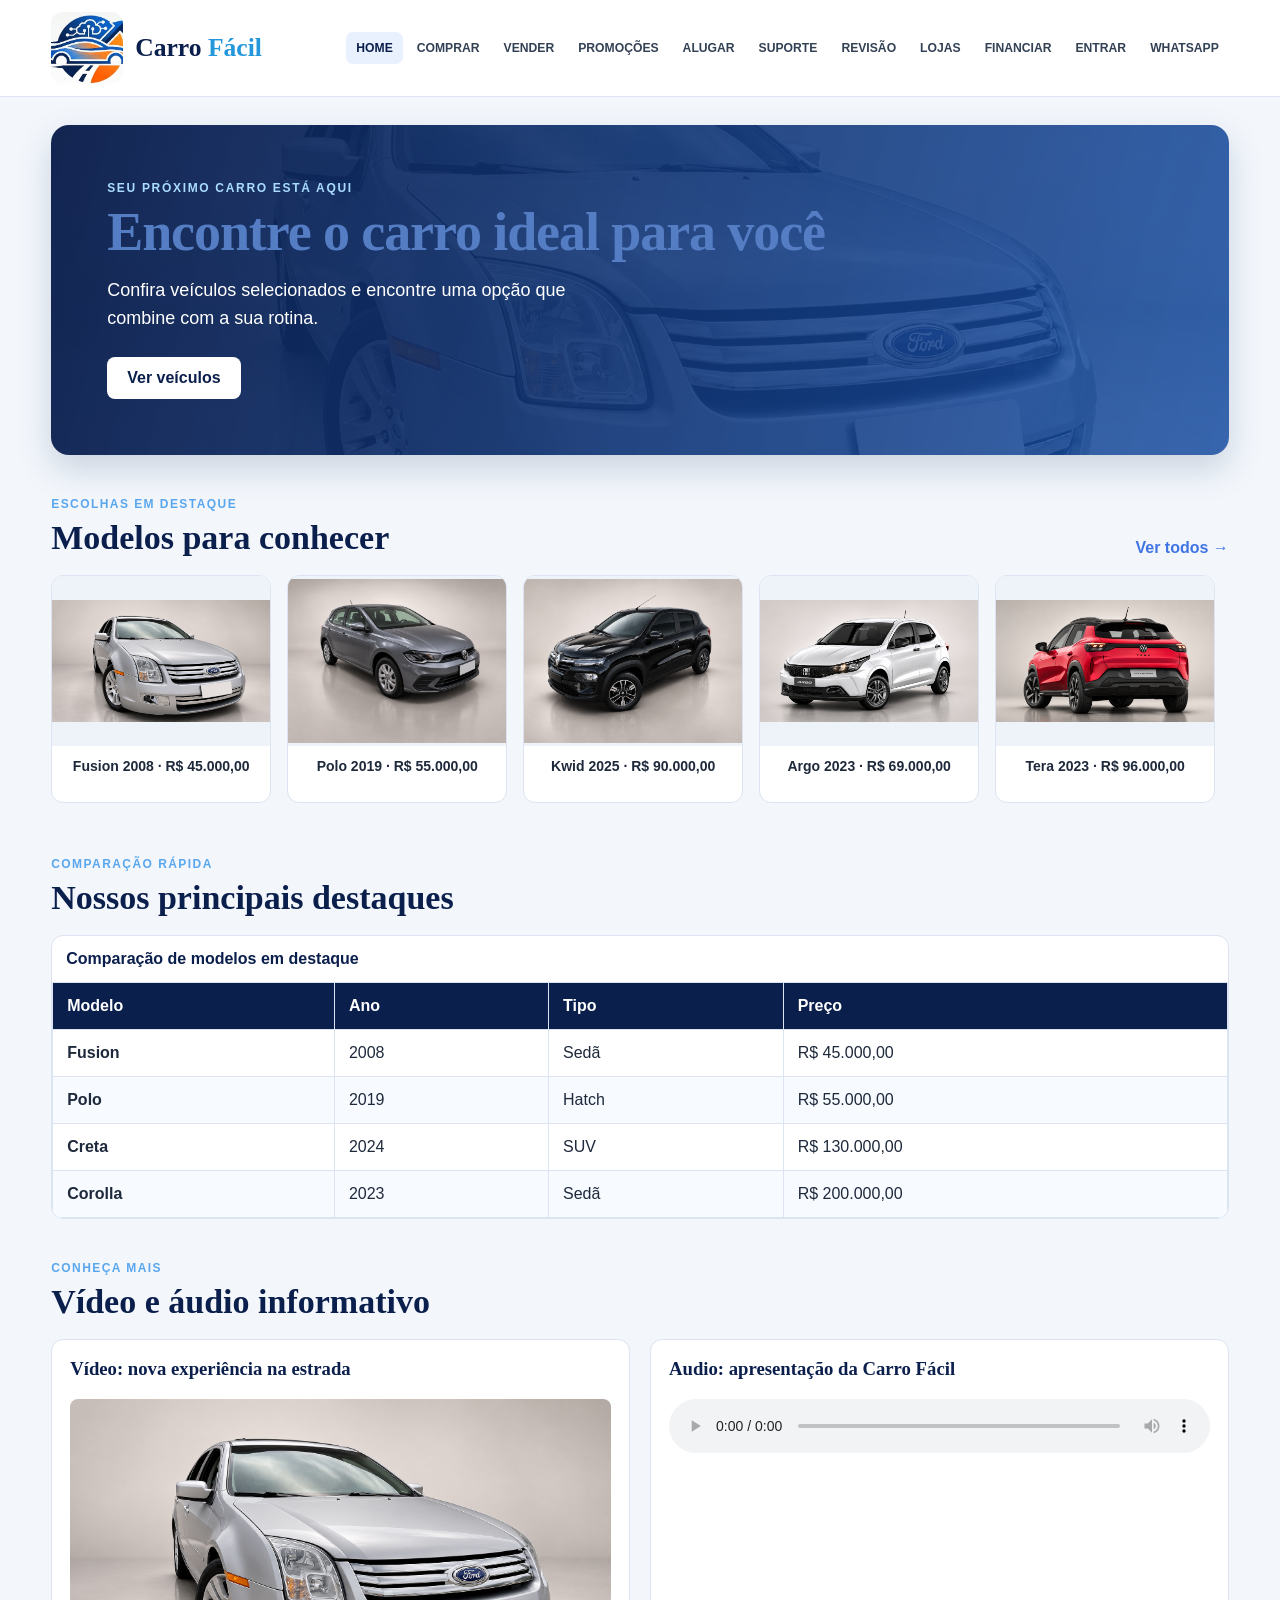
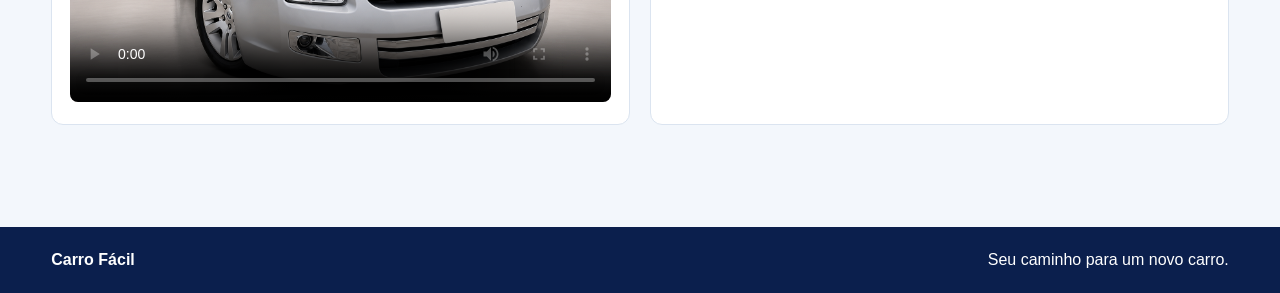
<file: index.html>
<!DOCTYPE html>
<html lang="pt-BR">
<head>
    <meta charset="UTF-8">
    <meta name="viewport" content="width=device-width, initial-scale=1.0">
    <meta name="description" content="Carro Fácil: encontre seu próximo veículo com praticidade e segurança.">
    <link rel="stylesheet" href="css/estilos.css">
    <style>
       
        #titulo-principal {
            letter-spacing: -0.02em;
        }
    </style>
    <title>Carro Fácil | Encontre seu próximo carro</title>
</head>
<body>
    <header class="cabecalho">
        <a class="identidade" href="index.html" aria-label="Carro Fácil - Página inicial">
            <span class="logo"><img src="img/Gemini_Generated_Image_7qf4hd7qf4hd7qf4sitecarro.jpg" alt=""></span>
            <span class="nome-empresa"><span>Carro</span> <span>Fácil</span></span>
        </a>
        <nav aria-label="Navegação principal">
            <a class="menuativo" href="index.html" aria-current="page">Home</a>
            <a href="comprar.html">Comprar</a><a href="vender.html">Vender</a><a href="promoções.html">Promoções</a>
            <a href="alugar.html">Alugar</a><a href="suporte.html">Suporte</a><a href="revisão.html">Revisão</a>
            <a href="lojas.html">Lojas</a><a href="financiar.html">Financiar</a><a href="entrar.html">Entrar</a>
            <a href="https://wa.me/5541988227375" target="_blank" rel="noopener noreferrer">WhatsApp</a>
        </nav>
    </header>
    <main>
        <section class="apresentacao" aria-labelledby="titulo-principal">
            <div>
                <p class="sobretitulo" style="letter-spacing: 0.14em;">SEU PRÓXIMO CARRO ESTÁ AQUI</p>
                <h1 id="titulo-principal">Encontre o carro ideal para você</h1>
                <p>Confira veículos selecionados e encontre uma opção que combine com a sua rotina.</p>
                <a class="botao-principal" href="comprar.html">Ver veículos</a>
            </div>
        </section>
        <section class="destaques" aria-labelledby="titulo-destaques">
            <div class="titulo-secao">
                <div><p class="sobretitulo">ESCOLHAS EM DESTAQUE</p><h2 id="titulo-destaques">Modelos para conhecer</h2></div>
                <a class="link-simples" href="comprar.html">Ver todos →</a>
            </div>
            <div class="imagens" aria-label="Modelos em destaque; role horizontalmente para ver mais">
                <a href="comprar.html#carro-1"><img src="img/veiculo-01-estudio.png" alt="Carro prata em destaque"><span>Fusion 2008 · R$ 45.000,00</span></a>
                <a href="comprar.html#carro-2"><img src="img/veiculo-02-estudio.png" alt="Carro cinza em exposição"><span>Polo 2019 · R$ 55.000,00</span></a>
                <a href="comprar.html#carro-3"><img src="img/veiculo-03-estudio.png" alt="Carro preto em exposição"><span>Kwid 2025 · R$ 90.000,00</span></a>
                <a href="comprar.html#carro-4"><img src="img/veiculo-04-estudio.png" alt="Carro branco em fundo claro"><span>Argo 2023 · R$ 69.000,00</span></a>
                <a href="comprar.html#carro-5"><img src="img/veiculo-05-estudio.png" alt="SUV vermelho"><span>Tera 2023 · R$ 96.000,00</span></a>
                <a href="comprar.html#carro-6"><img src="img/veiculo-06-estudio.png" alt="SUV branco"><span>Creta 2024 · R$ 130.000,00</span></a>
                <a href="comprar.html#carro-7"><img src="img/veiculo-07-estudio.png" alt="Sedã prata"><span>HB20 2024 · R$ 85.000,00</span></a>
                <a href="comprar.html#carro-8"><img src="img/veiculo-08-estudio.png" alt="SUV prata em exposição"><span>Corolla Cross 2023 · R$ 195.000,00</span></a>
                <a href="comprar.html#carro-9"><img src="img/veiculo-09-estudio.png" alt="SUV azul"><span>Jeep Compass · R$ 190.000,00</span></a>
                <a href="comprar.html#carro-10"><img src="img/veiculo-10-estudio.png" alt="Carro preto visto de frente"><span>Corolla 2023 · R$ 200.000,00</span></a>
            </div>
        </section>

        <section class="tabela-comparativa" aria-labelledby="titulo-comparativo">
            <div class="titulo-secao">
                <div>
                    <p class="sobretitulo">COMPARAÇÃO RÁPIDA</p>
                    <h2 id="titulo-comparativo">Nossos principais destaques</h2>
                </div>
            </div>
            <div class="tabela-responsiva">
                <table>
                    <caption>Comparação de modelos em destaque</caption>
                    <thead>
                        <tr>
                            <th scope="col">Modelo</th>
                            <th scope="col">Ano</th>
                            <th scope="col">Tipo</th>
                            <th scope="col">Preço</th>
                        </tr>
                    </thead>
                    <tbody>
                        <tr>
                            <th scope="row">Fusion</th>
                            <td>2008</td>
                            <td>Sedã</td>
                            <td>R$ 45.000,00</td>
                        </tr>
                        <tr>
                            <th scope="row">Polo</th>
                            <td>2019</td>
                            <td>Hatch</td>
                            <td>R$ 55.000,00</td>
                        </tr>
                        <tr>
                            <th scope="row">Creta</th>
                            <td>2024</td>
                            <td>SUV</td>
                            <td>R$ 130.000,00</td>
                        </tr>
                        <tr>
                            <th scope="row">Corolla</th>
                            <td>2023</td>
                            <td>Sedã</td>
                            <td>R$ 200.000,00</td>
                        </tr>
                    </tbody>
                </table>
            </div>
        </section>

        <section class="area-midia" aria-labelledby="titulo-midia">
            <div class="titulo-secao">
                <div>
                    <p class="sobretitulo">CONHEÇA MAIS</p>
                    <h2 id="titulo-midia">Vídeo e áudio informativo</h2>
                </div>
            </div>
            <div class="grade-midia">
                <article class="reprodutor-midia">
                    <h3>Vídeo: nova experiência na estrada</h3>
                    <video controls preload="metadata" poster="img/veiculo-01-estudio.png">
                        <source src="https://assets.mixkit.co/videos/preview/mixkit-a-car-driving-on-a-road-in-the-countryside-1111-large.mp4" type="video/mp4">
                        Seu navegador não suporta a reprodução de vídeo.
                    </video>
                </article>
                <article class="reprodutor-midia">
                    <h3>Audio: apresentação da Carro Fácil</h3>
                    <audio controls preload="metadata">
                        <source src="https://interactive-examples.mdn.mozilla.net/media/cc0-audio/t-rex-roar.mp3" type="audio/mpeg">
                        Seu navegador não suporta a reprodução de áudio.
                    </audio>
                </article>
            </div>
        </section>
    </main>
    <footer id="rodape-principal"><span>Carro Fácil</span><span>Seu caminho para um novo carro.</span></footer>
    <script src="js/script.js" defer></script>
</body>
</html>
</file>
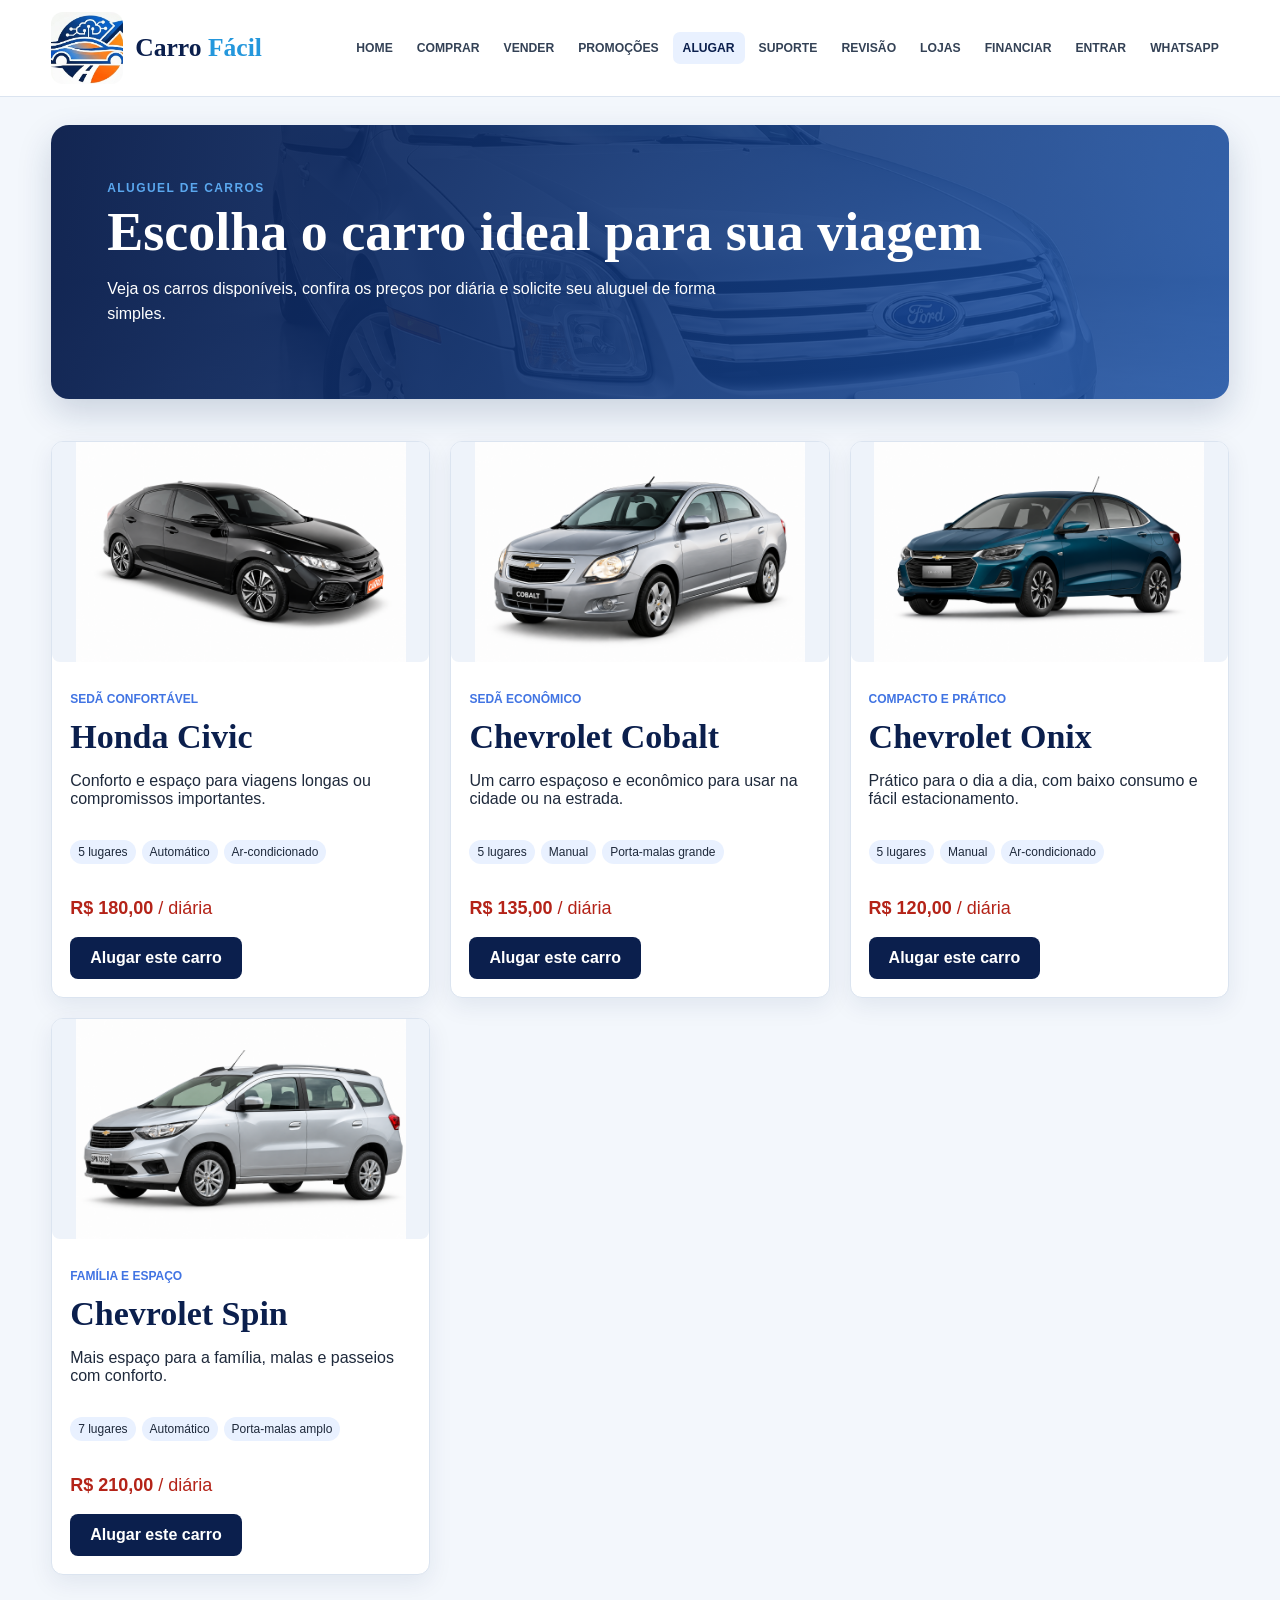
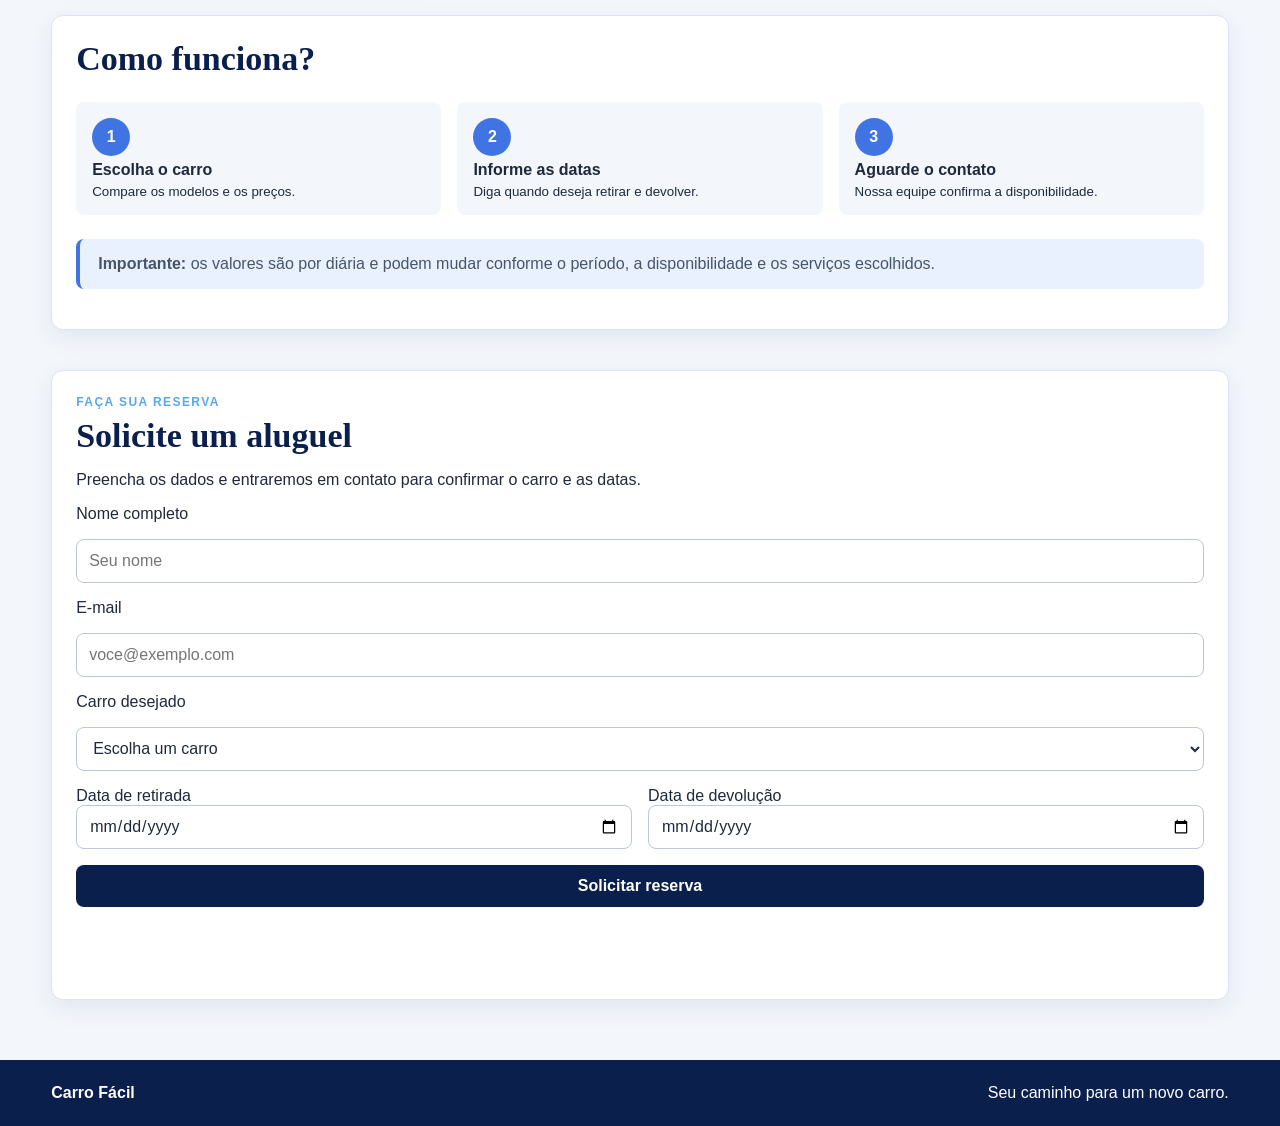
<file: alugar.html>
<!DOCTYPE html>
<html lang="pt-BR">

<head>
    <meta charset="UTF-8">
    <meta name="viewport" content="width=device-width, initial-scale=1.0">
    <meta name="description" content="Alugue Civic, Cobalt, Onix e Spin na Carro Fácil.">
    <link rel="stylesheet" href="css/estilos.css">
    <title>Alugar carros | Carro Fácil</title>
</head>

<body>

    <header class="cabecalho">
        <a class="identidade" href="index.html" aria-label="Carro Fácil - Página inicial">
            <span class="logo">
                <img src="img/Gemini_Generated_Image_7qf4hd7qf4hd7qf4sitecarro.jpg" alt="">
            </span>
            <span class="nome-empresa"><span>Carro</span> <span>Fácil</span></span>
        </a>

        <nav aria-label="Navegação principal">
            <a href="index.html">Home</a>
            <a href="comprar.html">Comprar</a>
            <a href="vender.html">Vender</a>
            <a href="promoções.html">Promoções</a>
            <a class="menuativo" href="alugar.html" aria-current="page">Alugar</a>
            <a href="suporte.html">Suporte</a>
            <a href="revisão.html">Revisão</a>
            <a href="lojas.html">Lojas</a>
            <a href="financiar.html">Financiar</a>
            <a href="entrar.html">Entrar</a>
            <a href="https://wa.me/5541988227375" target="_blank" rel="noopener noreferrer">WhatsApp</a>
        </nav>
    </header>

    <main class="pagina-aluguel">
        <section class="cabecalho-aluguel" aria-labelledby="titulo-aluguel">
            <p class="sobretitulo">ALUGUEL DE CARROS</p>
            <h1 id="titulo-aluguel">Escolha o carro ideal para sua viagem</h1>
            <p>Veja os carros disponíveis, confira os preços por diária e solicite seu aluguel de forma simples.</p>
        </section>


        <section class="lista-aluguel" aria-label="Carros disponíveis para aluguel">
            <article class="card-aluguel">
                <img src="img/carrosaluguel/civic.png" alt="Honda Civic disponível para aluguel">
                <div class="conteudo-card-aluguel">
                    <p class="tipo-aluguel">SEDÃ CONFORTÁVEL</p>
                    <h2>Honda Civic</h2>
                    <p class="descricao-aluguel">Conforto e espaço para viagens longas ou compromissos importantes.</p>
                    <ul class="detalhes-aluguel">
                        <li>5 lugares</li>
                        <li>Automático</li>
                        <li>Ar-condicionado</li>
                    </ul>
                    <p class="preco-aluguel"><strong>R$ 180,00</strong> / diária</p>
                    <a class="botao-aluguel" href="#solicitar-aluguel">Alugar este carro</a>
                </div>
            </article>

            <article class="card-aluguel">
                <img src="img/carrosaluguel/cobalt.png" alt="Chevrolet Cobalt disponível para aluguel">
                <div class="conteudo-card-aluguel">
                    <p class="tipo-aluguel">SEDÃ ECONÔMICO</p>
                    <h2>Chevrolet Cobalt</h2>
                    <p class="descricao-aluguel">Um carro espaçoso e econômico para usar na cidade ou na estrada.</p>
                    <ul class="detalhes-aluguel">
                        <li>5 lugares</li>
                        <li>Manual</li>
                        <li>Porta-malas grande</li>
                    </ul>
                    <p class="preco-aluguel"><strong>R$ 135,00</strong> / diária</p>
                    <a class="botao-aluguel" href="#solicitar-aluguel">Alugar este carro</a>
                </div>
            </article>

            <article class="card-aluguel">
                <img src="img/carrosaluguel/onix.png" alt="Chevrolet Onix disponível para aluguel">
                <div class="conteudo-card-aluguel">
                    <p class="tipo-aluguel">COMPACTO E PRÁTICO</p>
                    <h2>Chevrolet Onix</h2>
                    <p class="descricao-aluguel">Prático para o dia a dia, com baixo consumo e fácil estacionamento.</p>
                    <ul class="detalhes-aluguel">
                        <li>5 lugares</li>
                        <li>Manual</li>
                        <li>Ar-condicionado</li>
                    </ul>
                    <p class="preco-aluguel"><strong>R$ 120,00</strong> / diária</p>
                    <a class="botao-aluguel" href="#solicitar-aluguel">Alugar este carro</a>
                </div>
            </article>

            <article class="card-aluguel">
                <img src="img/carrosaluguel/spin.png" alt="Chevrolet Spin disponível para aluguel">
                <div class="conteudo-card-aluguel">
                    <p class="tipo-aluguel">FAMÍLIA E ESPAÇO</p>
                    <h2>Chevrolet Spin</h2>
                    <p class="descricao-aluguel">Mais espaço para a família, malas e passeios com conforto.</p>
                    <ul class="detalhes-aluguel">
                        <li>7 lugares</li>
                        <li>Automático</li>
                        <li>Porta-malas amplo</li>
                    </ul>
                    <p class="preco-aluguel"><strong>R$ 210,00</strong> / diária</p>
                    <a class="botao-aluguel" href="#solicitar-aluguel">Alugar este carro</a>
                </div>
            </article>
        </section>

        <section class="informacoes-aluguel" aria-labelledby="titulo-informacoes-aluguel">
            <h2 id="titulo-informacoes-aluguel">Como funciona?</h2>
            <div class="passos-aluguel">
                <div><span>1</span><strong>Escolha o carro</strong><small>Compare os modelos e os preços.</small></div>
                <div><span>2</span><strong>Informe as datas</strong><small>Diga quando deseja retirar e devolver.</small></div>
                <div><span>3</span><strong>Aguarde o contato</strong><small>Nossa equipe confirma a disponibilidade.</small></div>
            </div>
            <p class="observacao-aluguel"><strong>Importante:</strong> os valores são por diária e podem mudar conforme o período, a disponibilidade e os serviços escolhidos.</p>
        </section>


        <section class="solicitacao-aluguel" id="solicitar-aluguel" aria-labelledby="titulo-solicitacao">
            <div>
                <p class="sobretitulo">FAÇA SUA RESERVA</p>
                <h2 id="titulo-solicitacao">Solicite um aluguel</h2>
                <p>Preencha os dados e entraremos em contato para confirmar o carro e as datas.</p>
            </div>

            <form class="formulario-aluguel" id="formulario-aluguel">
                <label for="nome-aluguel">Nome completo</label>
                <input type="text" id="nome-aluguel" placeholder="Seu nome" autocomplete="name" required>

                <label for="email-aluguel">E-mail</label>
                <input type="email" id="email-aluguel" placeholder="voce@exemplo.com" autocomplete="email" required>

                <label for="carro-aluguel">Carro desejado</label>
                <select id="carro-aluguel" required>
                    <option value="">Escolha um carro</option>
                    <option>Honda Civic</option>
                    <option>Chevrolet Cobalt</option>
                    <option>Chevrolet Onix</option>
                    <option>Chevrolet Spin</option>
                </select>

                <div class="datas-aluguel">
                    <div>
                        <label for="data-retirada">Data de retirada</label>
                        <input type="date" id="data-retirada" required>
                    </div>
                    <div>
                        <label for="data-devolucao">Data de devolução</label>
                        <input type="date" id="data-devolucao" required>
                    </div>
                </div>

                <button class="botao-formulario" type="submit">Solicitar reserva</button>
                <p class="mensagem-formulario" id="mensagem-aluguel" aria-live="polite"></p>
            </form>
        </section>
    </main>

    <footer>
        <span>Carro Fácil</span>
        <span>Seu caminho para um novo carro.</span>
    </footer>

</body>

</html>
</file>
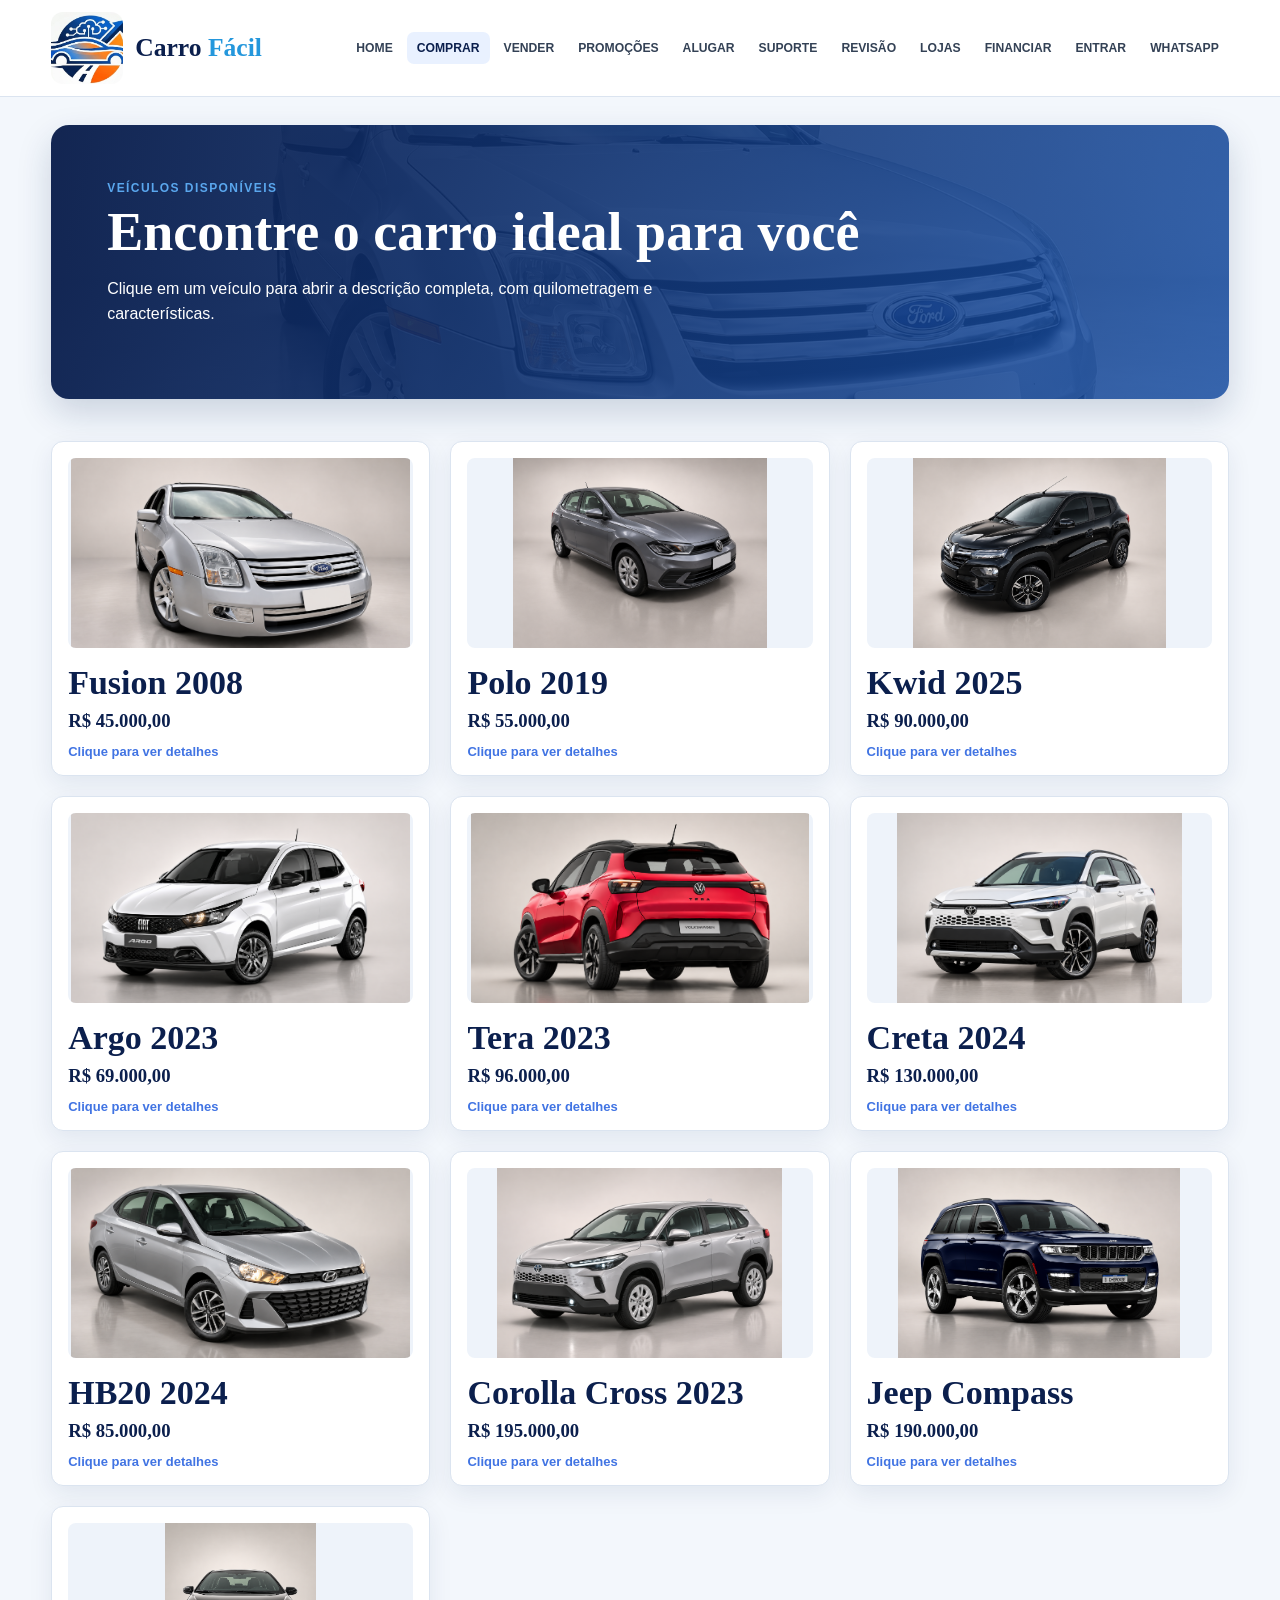
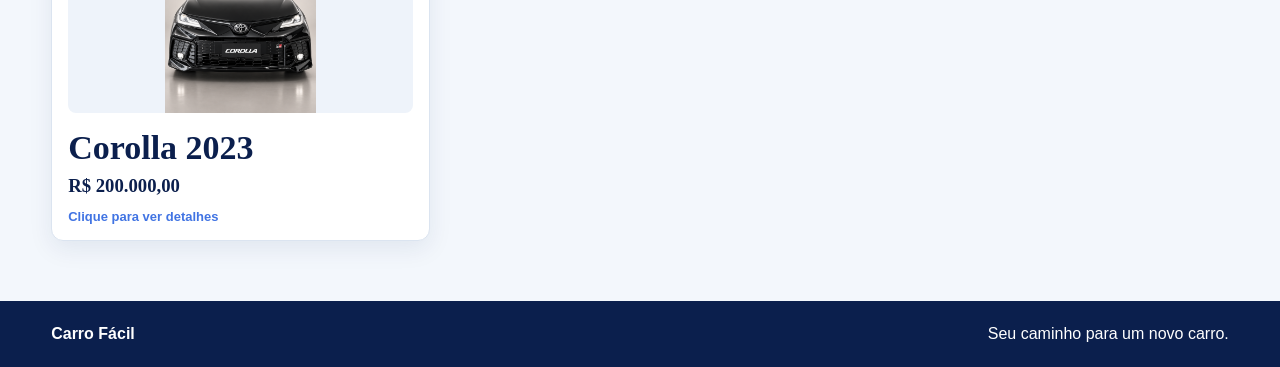
<file: comprar.html>
<!DOCTYPE html>
<html lang="pt-BR">

<head>
    <meta charset="UTF-8">
    <meta name="viewport" content="width=device-width, initial-scale=1.0">
    <meta name="description" content="Veja os veículos disponíveis para comprar na Carro Fácil.">
    <link rel="stylesheet" href="css/estilos.css">
    <title>Comprar carros | Carro Fácil</title>
</head>

<body>

    <header class="cabecalho">
        <a class="identidade" href="index.html" aria-label="Carro Fácil - Página inicial">
            <span class="logo">
                <img src="img/Gemini_Generated_Image_7qf4hd7qf4hd7qf4sitecarro.jpg" alt="">
            </span>
            <span class="nome-empresa"><span>Carro</span> <span>Fácil</span></span>
        </a>

        <nav aria-label="Navegação principal">
            <a href="index.html">Home</a>
            <a class="menuativo" href="comprar.html" aria-current="page">Comprar</a>
            <a href="vender.html">Vender</a>
            <a href="promoções.html">Promoções</a>
            <a href="alugar.html">Alugar</a>
            <a href="suporte.html">Suporte</a>
            <a href="revisão.html">Revisão</a>
            <a href="lojas.html">Lojas</a>
            <a href="financiar.html">Financiar</a>
            <a href="entrar.html">Entrar</a>
            <a href="https://wa.me/5541988227375" target="_blank" rel="noopener noreferrer">WhatsApp</a>
        </nav>
    </header>

    <main class="pagina-comprar">
        <section class="cabecalho-comprar" aria-labelledby="titulo-comprar">
            <p class="sobretitulo">VEÍCULOS DISPONÍVEIS</p>
            <h1 id="titulo-comprar">Encontre o carro ideal para você</h1>
            <p>Clique em um veículo para abrir a descrição completa, com quilometragem e características.</p>
        </section>


        <section class="lista-carros" aria-label="Lista de veículos">
            <details id="carro-1" class="carro">
                <summary>
                    <img src="img/veiculo-01-estudio.png" alt="Ford Fusion prata">
                    <h2>Fusion 2008</h2>
                    <h3>R$ 45.000,00</h3>
                    <span class="clique-detalhes">Clique para ver detalhes</span>
                </summary>
                <div class="descricao-carro">
                    <p><strong>Quilometragem:</strong> 118.500 km <small>(exemplo do anúncio)</small></p>
                    <p><strong>Motor e câmbio:</strong> motor 2.3 a gasolina e câmbio automático de 5 marchas.</p>
                    <p><strong>Interior:</strong> bancos em couro, ar-condicionado automático, banco do motorista com ajuste elétrico e piloto automático.</p>
                    <p><strong>Ideal para:</strong> quem busca um sedã confortável para viagens e uso familiar.</p>
                </div>
            </details>

            <details id="carro-2" class="carro">
                <summary>
                    <img src="img/veiculo-02-estudio.png" alt="Volkswagen Polo cinza">
                    <h2>Polo 2019</h2>
                    <h3>R$ 55.000,00</h3>
                    <span class="clique-detalhes">Clique para ver detalhes</span>
                </summary>
                <div class="descricao-carro">
                    <p><strong>Quilometragem:</strong> 72.300 km <small>(exemplo do anúncio)</small></p>
                    <p><strong>Motor e câmbio:</strong> motor 1.0 flex e câmbio manual de 5 marchas nesta versão.</p>
                    <p><strong>Interior:</strong> ar-condicionado, direção elétrica, vidros elétricos, central multimídia e airbags.</p>
                    <p><strong>Ideal para:</strong> quem quer um hatch econômico, moderno e fácil de dirigir na cidade.</p>
                </div>
            </details>

            <details id="carro-3" class="carro">
                <summary>
                    <img src="img/veiculo-03-estudio.png" alt="Renault Kwid preto">
                    <h2>Kwid 2025</h2>
                    <h3>R$ 90.000,00</h3>
                    <span class="clique-detalhes">Clique para ver detalhes</span>
                </summary>
                <div class="descricao-carro">
                    <p><strong>Quilometragem:</strong> 18.900 km <small>(exemplo do anúncio)</small></p>
                    <p><strong>Motor e câmbio:</strong> motor 1.0 flex e câmbio manual.</p>
                    <p><strong>Interior:</strong> cabine compacta, ar-condicionado, central multimídia, direção elétrica e entrada USB.</p>
                    <p><strong>Ideal para:</strong> quem procura economia e praticidade para o dia a dia.</p>
                </div>
            </details>

            <details id="carro-4" class="carro">
                <summary>
                    <img src="img/veiculo-04-estudio.png" alt="Fiat Argo branco">
                    <h2>Argo 2023</h2>
                    <h3>R$ 69.000,00</h3>
                    <span class="clique-detalhes">Clique para ver detalhes</span>
                </summary>
                <div class="descricao-carro">
                    <p><strong>Quilometragem:</strong> 46.700 km <small>(exemplo do anúncio)</small></p>
                    <p><strong>Motor e câmbio:</strong> motor 1.0 flex e câmbio manual de 5 marchas.</p>
                    <p><strong>Interior:</strong> ar-condicionado, direção elétrica, volante multifuncional e central multimídia.</p>
                    <p><strong>Ideal para:</strong> quem precisa de um hatch confortável e econômico.</p>
                </div>
            </details>

            <details id="carro-5" class="carro">
                <summary>
                    <img src="img/veiculo-05-estudio.png" alt="Volkswagen Tera vermelho">
                    <h2>Tera 2023</h2>
                    <h3>R$ 96.000,00</h3>
                    <span class="clique-detalhes">Clique para ver detalhes</span>
                </summary>
                <div class="descricao-carro">
                    <p><strong>Quilometragem:</strong> 35.600 km <small>(exemplo do anúncio)</small></p>
                    <p><strong>Motor e câmbio:</strong> SUV compacto com motor turbo e opção de câmbio automático conforme a versão anunciada.</p>
                    <p><strong>Interior:</strong> painel digital, central multimídia, carregador por indução e bom espaço para passageiros.</p>
                    <p><strong>Ideal para:</strong> quem quer a posição alta de um SUV com tecnologia e conforto.</p>
                </div>
            </details>

            <details id="carro-6" class="carro">
                <summary>
                    <img src="img/veiculo-06-estudio.png" alt="Hyundai Creta branco">
                    <h2>Creta 2024</h2>
                    <h3>R$ 130.000,00</h3>
                    <span class="clique-detalhes">Clique para ver detalhes</span>
                </summary>
                <div class="descricao-carro">
                    <p><strong>Quilometragem:</strong> 26.400 km <small>(exemplo do anúncio)</small></p>
                    <p><strong>Motor e câmbio:</strong> motor turbo e câmbio automático, conforme a versão do veículo.</p>
                    <p><strong>Interior:</strong> ar-condicionado, central multimídia, câmera de ré, controle de velocidade e acabamento confortável.</p>
                    <p><strong>Ideal para:</strong> famílias que querem segurança, espaço e conforto.</p>
                </div>
            </details>

            <details id="carro-7" class="carro">
                <summary>
                    <img src="img/veiculo-07-estudio.png" alt="Hyundai HB20 prata">
                    <h2>HB20 2024</h2>
                    <h3>R$ 85.000,00</h3>
                    <span class="clique-detalhes">Clique para ver detalhes</span>
                </summary>
                <div class="descricao-carro">
                    <p><strong>Quilometragem:</strong> 21.800 km <small>(exemplo do anúncio)</small></p>
                    <p><strong>Motor e câmbio:</strong> motor 1.0 flex; câmbio manual ou automático conforme a versão.</p>
                    <p><strong>Interior:</strong> ar-condicionado, câmera de ré, central multimídia, vidros elétricos e banco do motorista com ajuste de altura.</p>
                    <p><strong>Ideal para:</strong> quem quer um carro compacto, moderno e econômico.</p>
                </div>
            </details>

            <details id="carro-8" class="carro">
                <summary>
                    <img src="img/veiculo-08-estudio.png" alt="Toyota Corolla Cross prata">
                    <h2>Corolla Cross 2023</h2>
                    <h3>R$ 195.000,00</h3>
                    <span class="clique-detalhes">Clique para ver detalhes</span>
                </summary>
                <div class="descricao-carro">
                    <p><strong>Quilometragem:</strong> 31.200 km <small>(exemplo do anúncio)</small></p>
                    <p><strong>Motor e câmbio:</strong> motor 2.0 flex e câmbio automático CVT nesta versão.</p>
                    <p><strong>Interior:</strong> espaço para cinco pessoas, central multimídia, câmera de ré, ar-condicionado e porta-malas amplo.</p>
                    <p><strong>Ideal para:</strong> quem quer um SUV médio confortável para a família.</p>
                </div>
            </details>

            <details id="carro-9" class="carro">
                <summary>
                    <img src="img/veiculo-09-estudio.png" alt="Jeep Compass azul">
                    <h2>Jeep Compass</h2>
                    <h3>R$ 190.000,00</h3>
                    <span class="clique-detalhes">Clique para ver detalhes</span>
                </summary>
                <div class="descricao-carro">
                    <p><strong>Quilometragem:</strong> 39.500 km <small>(exemplo do anúncio)</small></p>
                    <p><strong>Motor e câmbio:</strong> motor e câmbio automático conforme a versão anunciada.</p>
                    <p><strong>Interior:</strong> central multimídia, ar-condicionado, câmera de ré, controles no volante e bancos confortáveis.</p>
                    <p><strong>Ideal para:</strong> quem busca um SUV robusto para cidade e estrada.</p>
                </div>
            </details>

            <details id="carro-10" class="carro">
                <summary>
                    <img src="img/veiculo-10-estudio.png" alt="Toyota Corolla preto">
                    <h2>Corolla 2023</h2>
                    <h3>R$ 200.000,00</h3>
                    <span class="clique-detalhes">Clique para ver detalhes</span>
                </summary>
                <div class="descricao-carro">
                    <p><strong>Quilometragem:</strong> 28.700 km <small>(exemplo do anúncio)</small></p>
                    <p><strong>Motor e câmbio:</strong> motor flex e câmbio automático CVT, conforme a versão anunciada.</p>
                    <p><strong>Interior:</strong> bancos confortáveis, ar-condicionado, central multimídia, câmera de ré e bom espaço interno.</p>
                    <p><strong>Ideal para:</strong> quem procura um sedã confortável, seguro e adequado para viagens.</p>
                </div>
            </details>
        </section>

    </main>

    <footer>
        <span>Carro Fácil</span>
        <span>Seu caminho para um novo carro.</span>
    </footer>
    <script src="js/script.js" defer></script>
</body>

</html>
</file>
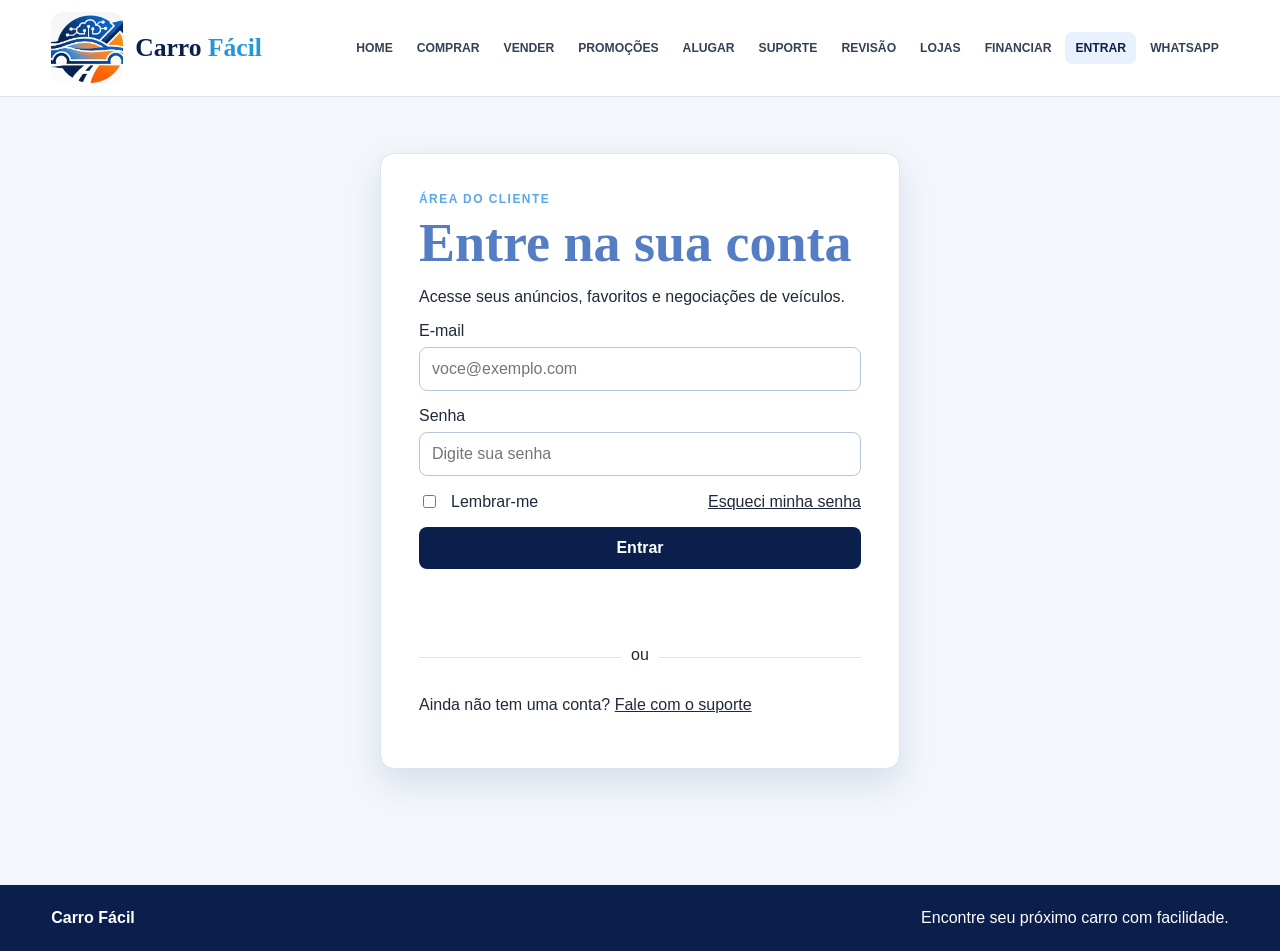
<file: entrar.html>
<!DOCTYPE html>
<html lang="pt-BR">

<head>
    <meta charset="UTF-8">
    <meta name="viewport" content="width=device-width, initial-scale=1.0">
    <meta name="description" content="Entre na sua conta Carro Fácil.">
    <link rel="stylesheet" href="css/estilos.css">
    <title>Entrar | Carro Fácil</title>
</head>

<body>

    <header class="cabecalho">
        <a class="identidade" href="index.html" aria-label="Carro Fácil - Página inicial">
            <span class="logo">
                <img src="img/Gemini_Generated_Image_7qf4hd7qf4hd7qf4sitecarro.jpg" alt="">
            </span>
            <span class="nome-empresa"><span>Carro</span> <span>Fácil</span></span>
        </a>


        <nav aria-label="Navegação principal">
            <a href="index.html">Home</a>
            <a href="comprar.html">Comprar</a>
            <a href="vender.html">Vender</a>
            <a href="promoções.html">Promoções</a>
            <a href="alugar.html">Alugar</a>
            <a href="suporte.html">Suporte</a>
            <a href="revisão.html">Revisão</a>
            <a href="lojas.html">Lojas</a>
            <a href="financiar.html">Financiar</a>
            <a class="menuativo" href="entrar.html" aria-current="page">Entrar</a>
            <a href="https://wa.me/5541988227375" target="_blank" rel="noopener noreferrer">WhatsApp</a>
        </nav>
    </header>

    <main class="pagina-entrar">

        <section class="cartao-autenticacao" id="area-login" aria-labelledby="titulo-login">
            <p class="sobretitulo">ÁREA DO CLIENTE</p>
            <h1 id="titulo-login">Entre na sua conta</h1>
            <p class="texto-ajuda">Acesse seus anúncios, favoritos e negociações de veículos.</p>


            <form id="formulario-login">
                <div class="campo-formulario">
                    <label for="email">E-mail</label>
                    <input
                        type="email"
                        id="email"
                        name="email"
                        placeholder="voce@exemplo.com"
                        autocomplete="email"
                        required
                    >
                </div>

                <div class="campo-formulario">
                    <label for="senha">Senha</label>
                    <input
                        type="password"
                        id="senha"
                        name="senha"
                        placeholder="Digite sua senha"
                        minlength="6"
                        autocomplete="current-password"
                        required
                    >
                </div>

                <div class="opcoes-login">
                    <label class="lembrar-me">
                        <input type="checkbox" id="lembrar-me" name="lembrar-me">
                        <span>Lembrar-me</span>
                    </label>


                    <a href="suporte.html#recuperar-senha">Esqueci minha senha</a>
                </div>

                <button class="botao-formulario" type="submit">Entrar</button>
                <p class="mensagem-formulario" id="mensagem-login" aria-live="polite"></p>
            </form>

            <div class="separador"><span>ou</span></div>

            <p class="criar-conta">
                Ainda não tem uma conta?
                <a href="suporte.html">Fale com o suporte</a>
            </p>
        </section>


        <section class="cartao-autenticacao usuario-logado" id="area-usuario" aria-labelledby="titulo-logado" hidden>
            <p class="sobretitulo">LOGIN REALIZADO</p>
            <h1 id="titulo-logado">Olá, <span id="nome-usuario">cliente</span>!</h1>
            <p class="texto-ajuda">Você está conectado à sua conta Carro Fácil.</p>

            <div class="resumo-conta">
                <strong>Sua conta está ativa</strong>
                <span id="email-usuario"></span>
            </div>

            <button class="botao-formulario botao-sair" id="botao-sair" type="button">Sair da conta</button>
            <p class="mensagem-formulario" id="mensagem-logout" aria-live="polite"></p>
        </section>
    </main>

    <footer>
        <span>Carro Fácil</span>
        <span>Encontre seu próximo carro com facilidade.</span>
    </footer>

    <script src="js/script.js" defer></script>
</body>

</html>
</file>
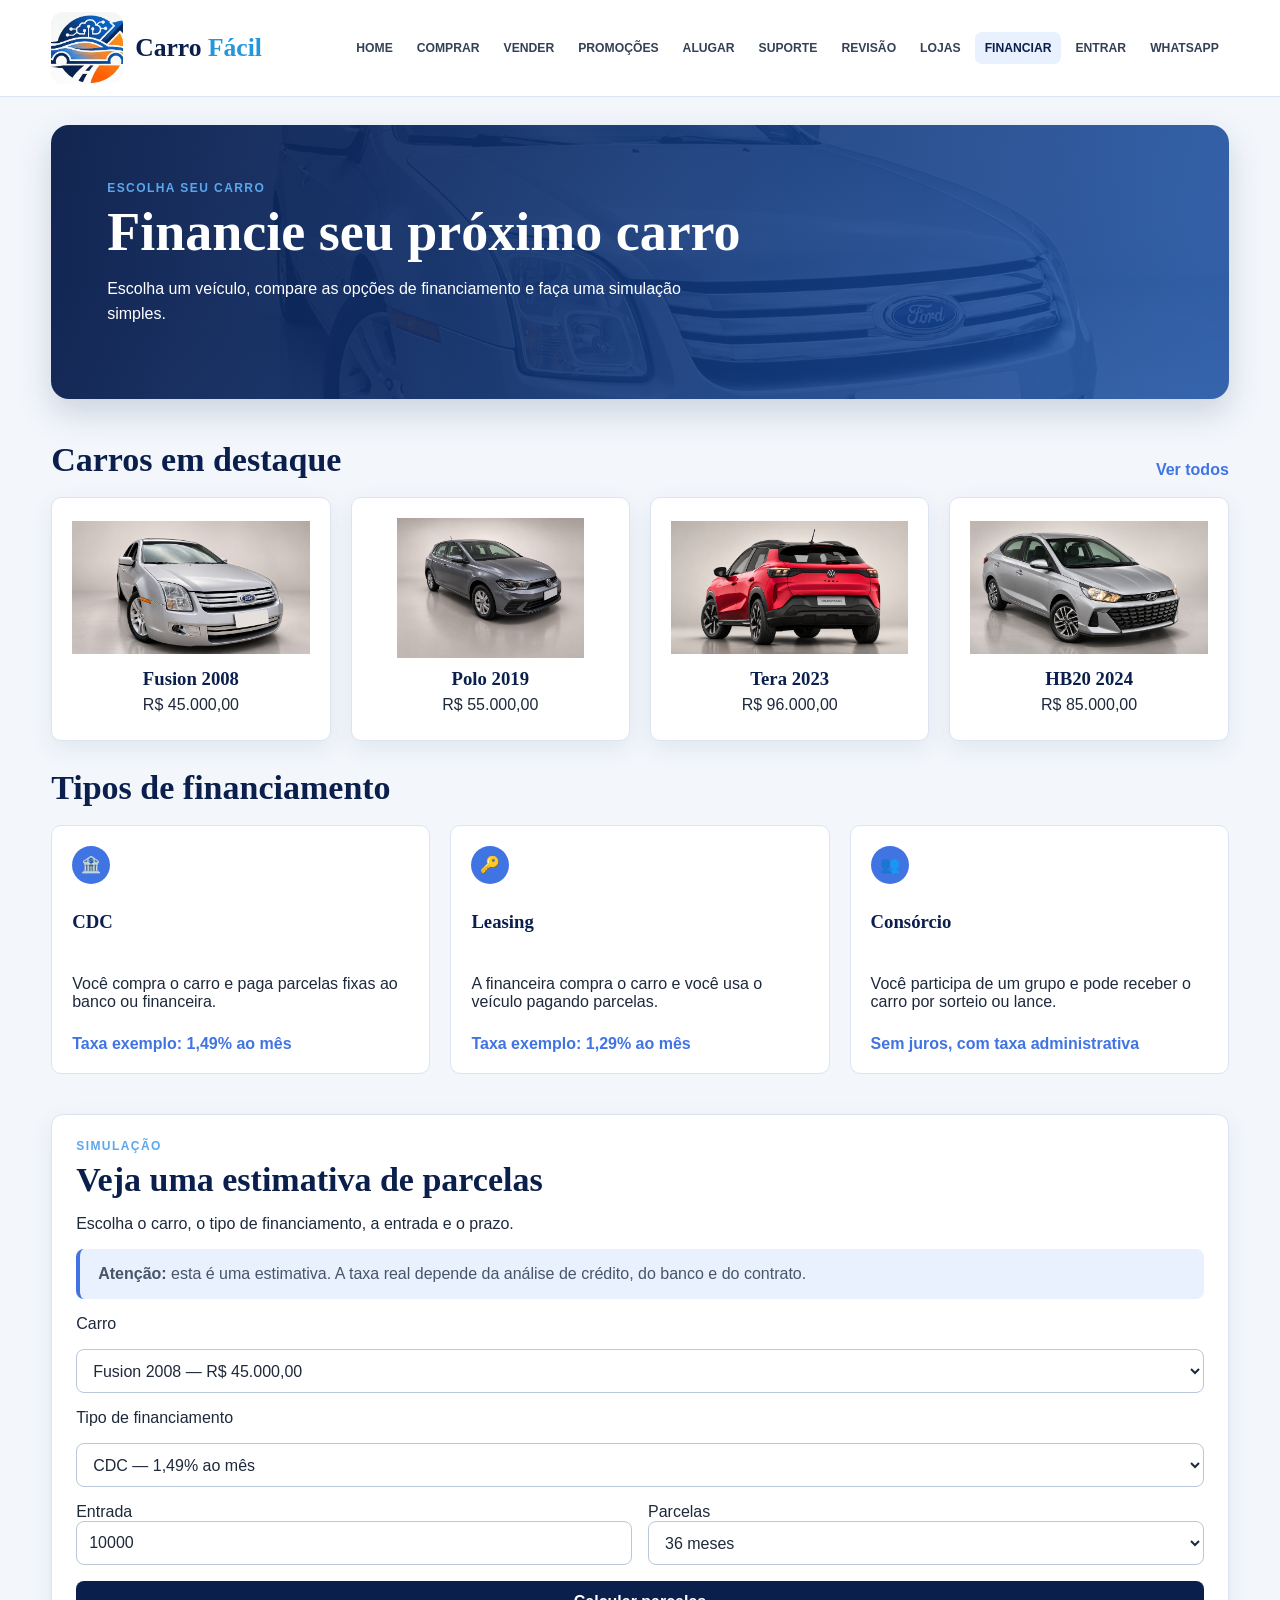
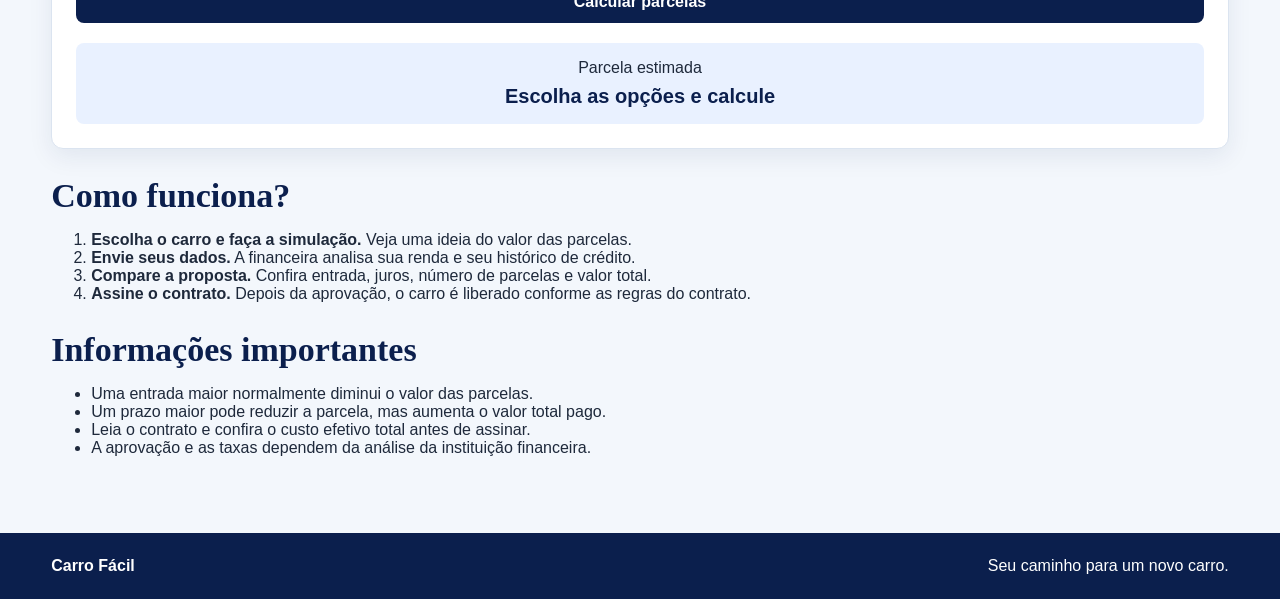
<file: financiar.html>
<!DOCTYPE html>
<html lang="pt-BR">

<head>
    <meta charset="UTF-8">
    <meta name="viewport" content="width=device-width, initial-scale=1.0">
    <meta name="description" content="Simule o financiamento do seu carro na Carro Fácil.">
    <link rel="stylesheet" href="css/estilos.css">
    <title>Financiar carro | Carro Fácil</title>
</head>

<body>

    <header class="cabecalho">
        <a class="identidade" href="index.html" aria-label="Carro Fácil - Página inicial">
            <span class="logo">
                <img src="img/Gemini_Generated_Image_7qf4hd7qf4hd7qf4sitecarro.jpg" alt="">
            </span>
            <span class="nome-empresa"><span>Carro</span> <span>Fácil</span></span>
        </a>

        <nav aria-label="Navegação principal">
            <a href="index.html">Home</a>
            <a href="comprar.html">Comprar</a>
            <a href="vender.html">Vender</a>
            <a href="promoções.html">Promoções</a>
            <a href="alugar.html">Alugar</a>
            <a href="suporte.html">Suporte</a>
            <a href="revisão.html">Revisão</a>
            <a href="lojas.html">Lojas</a>
            <a class="menuativo" href="financiar.html" aria-current="page">Financiar</a>
            <a href="entrar.html">Entrar</a>
            <a href="https://wa.me/5541988227375" target="_blank" rel="noopener noreferrer">WhatsApp</a>
        </nav>
    </header>

    <main class="pagina-financiamento">
        <section class="cabecalho-financiamento" aria-labelledby="titulo-financiamento">
            <p class="sobretitulo">ESCOLHA SEU CARRO</p>
            <h1 id="titulo-financiamento">Financie seu próximo carro</h1>
            <p>Escolha um veículo, compare as opções de financiamento e faça uma simulação simples.</p>
        </section>


        <section class="carros-financiamento" aria-labelledby="titulo-carros-financiamento">
            <div class="titulo-secao">
                <h2 id="titulo-carros-financiamento">Carros em destaque</h2>
                <a class="link-simples" href="comprar.html">Ver todos</a>
            </div>

            <div class="grade-carros-financiamento">
                <article class="card-carro-financiamento">
                    <img src="img/veiculo-01-estudio.png" alt="Fusion 2008 prata">
                    <h3>Fusion 2008</h3>
                    <p>R$ 45.000,00</p>
                </article>
                <article class="card-carro-financiamento">
                    <img src="img/veiculo-02-estudio.png" alt="Polo 2019 cinza">
                    <h3>Polo 2019</h3>
                    <p>R$ 55.000,00</p>
                </article>
                <article class="card-carro-financiamento">
                    <img src="img/veiculo-05-estudio.png" alt="Tera 2023 vermelho">
                    <h3>Tera 2023</h3>
                    <p>R$ 96.000,00</p>
                </article>
                <article class="card-carro-financiamento">
                    <img src="img/veiculo-07-estudio.png" alt="HB20 2024 prata">
                    <h3>HB20 2024</h3>
                    <p>R$ 85.000,00</p>
                </article>
            </div>
        </section>


        <section class="tipos-financiamento" aria-labelledby="titulo-tipos">
            <div class="titulo-secao">
                <h2 id="titulo-tipos">Tipos de financiamento</h2>
            </div>

            <div class="grade-tipos-financiamento">
                <article>
                    <span aria-hidden="true">🏦</span>
                    <h3>CDC</h3>
                    <p>Você compra o carro e paga parcelas fixas ao banco ou financeira.</p>
                    <strong>Taxa exemplo: 1,49% ao mês</strong>
                </article>
                <article>
                    <span aria-hidden="true">🔑</span>
                    <h3>Leasing</h3>
                    <p>A financeira compra o carro e você usa o veículo pagando parcelas.</p>
                    <strong>Taxa exemplo: 1,29% ao mês</strong>
                </article>
                <article>
                    <span aria-hidden="true">👥</span>
                    <h3>Consórcio</h3>
                    <p>Você participa de um grupo e pode receber o carro por sorteio ou lance.</p>
                    <strong>Sem juros, com taxa administrativa</strong>
                </article>
            </div>
        </section>


        <section class="simulador-financiamento" aria-labelledby="titulo-simulador">
            <div>
                <p class="sobretitulo">SIMULAÇÃO</p>
                <h2 id="titulo-simulador">Veja uma estimativa de parcelas</h2>
                <p>Escolha o carro, o tipo de financiamento, a entrada e o prazo.</p>
                <p class="aviso-financiamento"><strong>Atenção:</strong> esta é uma estimativa. A taxa real depende da análise de crédito, do banco e do contrato.</p>
            </div>

            <form class="formulario-financiamento" id="formulario-financiamento">
                <label for="carro-financiado">Carro</label>
                <select id="carro-financiado" required>
                    <option value="45000">Fusion 2008 — R$ 45.000,00</option>
                    <option value="55000">Polo 2019 — R$ 55.000,00</option>
                    <option value="96000">Tera 2023 — R$ 96.000,00</option>
                    <option value="85000">HB20 2024 — R$ 85.000,00</option>
                </select>

                <label for="tipo-financiamento">Tipo de financiamento</label>
                <select id="tipo-financiamento" required>
                    <option value="cdc">CDC — 1,49% ao mês</option>
                    <option value="leasing">Leasing — 1,29% ao mês</option>
                    <option value="consorcio">Consórcio — taxa administrativa de 18%</option>
                </select>

                <div class="campos-simulador">
                    <div>
                        <label for="entrada">Entrada</label>
                        <input type="number" id="entrada" value="10000" min="0" step="500" required>
                    </div>
                    <div>
                        <label for="parcelas">Parcelas</label>
                        <select id="parcelas">
                            <option value="24">24 meses</option>
                            <option value="36" selected>36 meses</option>
                            <option value="48">48 meses</option>
                            <option value="60">60 meses</option>
                        </select>
                    </div>
                </div>

                <button class="botao-formulario" type="submit">Calcular parcelas</button>
                <div class="resultado-financiamento" id="resultado-financiamento" aria-live="polite">
                    <span>Parcela estimada</span>
                    <strong>Escolha as opções e calcule</strong>
                </div>
            </form>
        </section>

        <section class="como-funciona-financiamento" aria-labelledby="titulo-como-funciona">
            <h2 id="titulo-como-funciona">Como funciona?</h2>
            <ol>
                <li><strong>Escolha o carro e faça a simulação.</strong> Veja uma ideia do valor das parcelas.</li>
                <li><strong>Envie seus dados.</strong> A financeira analisa sua renda e seu histórico de crédito.</li>
                <li><strong>Compare a proposta.</strong> Confira entrada, juros, número de parcelas e valor total.</li>
                <li><strong>Assine o contrato.</strong> Depois da aprovação, o carro é liberado conforme as regras do contrato.</li>
            </ol>
        </section>

        <section class="informacoes-complementares" aria-labelledby="titulo-informacoes-financiamento">
            <h2 id="titulo-informacoes-financiamento">Informações importantes</h2>
            <ul>
                <li>Uma entrada maior normalmente diminui o valor das parcelas.</li>
                <li>Um prazo maior pode reduzir a parcela, mas aumenta o valor total pago.</li>
                <li>Leia o contrato e confira o custo efetivo total antes de assinar.</li>
                <li>A aprovação e as taxas dependem da análise da instituição financeira.</li>
            </ul>
        </section>
    </main>

    <footer>
        <span>Carro Fácil</span>
        <span>Seu caminho para um novo carro.</span>
    </footer>
    <script src="js/script.js" defer></script>
</body>

</html>
</file>
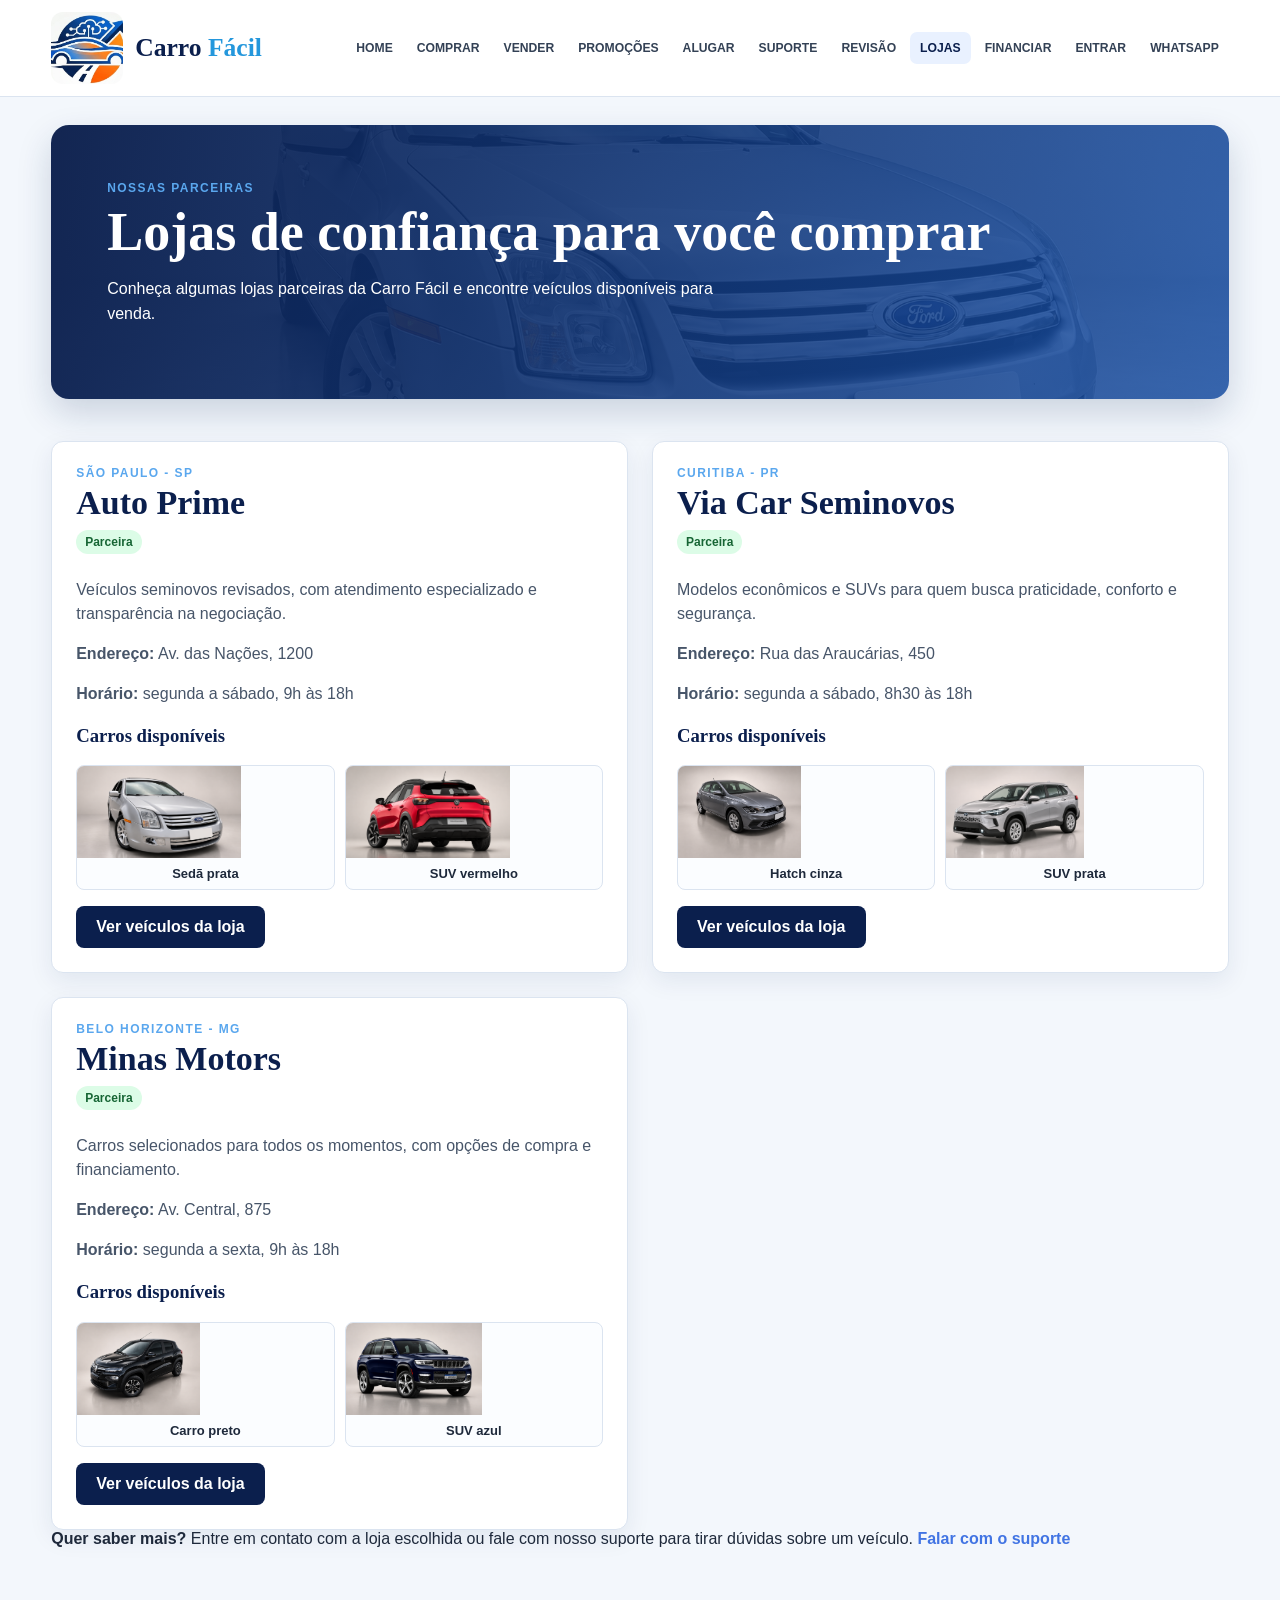
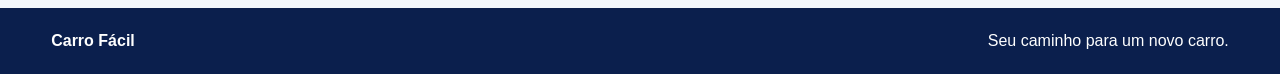
<file: lojas.html>
<!DOCTYPE html>
<html lang="pt-BR">

<head>
    <meta charset="UTF-8">
    <meta name="viewport" content="width=device-width, initial-scale=1.0">
    <meta name="description" content="Conheça as lojas parceiras da Carro Fácil e veja os carros disponíveis.">
    <link rel="stylesheet" href="css/estilos.css">
    <title>Lojas parceiras | Carro Fácil</title>
</head>

<body>

    <header class="cabecalho">
        <a class="identidade" href="index.html" aria-label="Carro Fácil - Página inicial">
            <span class="logo">
                <img src="img/Gemini_Generated_Image_7qf4hd7qf4hd7qf4sitecarro.jpg" alt="">
            </span>
            <span class="nome-empresa"><span>Carro</span> <span>Fácil</span></span>
        </a>

        <nav aria-label="Navegação principal">
            <a href="index.html">Home</a>
            <a href="comprar.html">Comprar</a>
            <a href="vender.html">Vender</a>
            <a href="promoções.html">Promoções</a>
            <a href="alugar.html">Alugar</a>
            <a href="suporte.html">Suporte</a>
            <a href="revisão.html">Revisão</a>
            <a class="menuativo" href="lojas.html" aria-current="page">Lojas</a>
            <a href="financiar.html">Financiar</a>
            <a href="entrar.html">Entrar</a>
            <a href="https://wa.me/5541988227375" target="_blank" rel="noopener noreferrer">WhatsApp</a>
        </nav>
    </header>

    <main class="pagina-lojas">
        <section class="cabecalho-lojas" aria-labelledby="titulo-lojas">
            <p class="sobretitulo">NOSSAS PARCEIRAS</p>
            <h1 id="titulo-lojas">Lojas de confiança para você comprar</h1>
            <p>Conheça algumas lojas parceiras da Carro Fácil e encontre veículos disponíveis para venda.</p>
        </section>


        <section class="lista-lojas" aria-label="Lojas parceiras">
            <article class="cartao-loja">
                <div class="cabecalho-cartao-loja">
                    <div>
                        <p class="sobretitulo">SÃO PAULO - SP</p>
                        <h2>Auto Prime</h2>
                    </div>
                    <span class="selo-loja">Parceira</span>
                </div>

                <p class="descricao-loja">Veículos seminovos revisados, com atendimento especializado e transparência na negociação.</p>
                <p class="informacao-loja"><strong>Endereço:</strong> Av. das Nações, 1200</p>
                <p class="informacao-loja"><strong>Horário:</strong> segunda a sábado, 9h às 18h</p>

                <h3>Carros disponíveis</h3>
                <div class="carros-da-loja">
                    <a href="comprar.html#carro-1">
                        <img src="img/veiculo-01-estudio.png" alt="Sedã prata disponível na Auto Prime">
                        <span>Sedã prata</span>
                    </a>
                    <a href="comprar.html#carro-5">
                        <img src="img/veiculo-05-estudio.png" alt="SUV vermelho disponível na Auto Prime">
                        <span>SUV vermelho</span>
                    </a>
                </div>
                <a class="botao-loja" href="comprar.html#carro-1">Ver veículos da loja</a>
            </article>

            <article class="cartao-loja">
                <div class="cabecalho-cartao-loja">
                    <div>
                        <p class="sobretitulo">CURITIBA - PR</p>
                        <h2>Via Car Seminovos</h2>
                    </div>
                    <span class="selo-loja">Parceira</span>
                </div>

                <p class="descricao-loja">Modelos econômicos e SUVs para quem busca praticidade, conforto e segurança.</p>
                <p class="informacao-loja"><strong>Endereço:</strong> Rua das Araucárias, 450</p>
                <p class="informacao-loja"><strong>Horário:</strong> segunda a sábado, 8h30 às 18h</p>

                <h3>Carros disponíveis</h3>
                <div class="carros-da-loja">
                    <a href="comprar.html#carro-2">
                        <img src="img/veiculo-02-estudio.png" alt="Carro cinza disponível na Via Car">
                        <span>Hatch cinza</span>
                    </a>
                    <a href="comprar.html#carro-8">
                        <img src="img/veiculo-08-estudio.png" alt="SUV prata disponível na Via Car">
                        <span>SUV prata</span>
                    </a>
                </div>
                <a class="botao-loja" href="comprar.html#carro-2">Ver veículos da loja</a>
            </article>

            <article class="cartao-loja">
                <div class="cabecalho-cartao-loja">
                    <div>
                        <p class="sobretitulo">BELO HORIZONTE - MG</p>
                        <h2>Minas Motors</h2>
                    </div>
                    <span class="selo-loja">Parceira</span>
                </div>

                <p class="descricao-loja">Carros selecionados para todos os momentos, com opções de compra e financiamento.</p>
                <p class="informacao-loja"><strong>Endereço:</strong> Av. Central, 875</p>
                <p class="informacao-loja"><strong>Horário:</strong> segunda a sexta, 9h às 18h</p>

                <h3>Carros disponíveis</h3>
                <div class="carros-da-loja">
                    <a href="comprar.html#carro-3">
                        <img src="img/veiculo-03-estudio.png" alt="Carro preto disponível na Minas Motors">
                        <span>Carro preto</span>
                    </a>
                    <a href="comprar.html#carro-9">
                        <img src="img/veiculo-09-estudio.png" alt="SUV azul disponível na Minas Motors">
                        <span>SUV azul</span>
                    </a>
                </div>
                <a class="botao-loja" href="comprar.html#carro-3">Ver veículos da loja</a>
            </article>
        </section>

        <section class="aviso-lojas" aria-label="Aviso sobre as lojas parceiras">
            <strong>Quer saber mais?</strong>
            <span>Entre em contato com a loja escolhida ou fale com nosso suporte para tirar dúvidas sobre um veículo.</span>
            <a class="link-simples" href="suporte.html">Falar com o suporte</a>
        </section>
    </main>

    <footer>
        <span>Carro Fácil</span>
        <span>Seu caminho para um novo carro.</span>
    </footer>
</body>

</html>
</file>
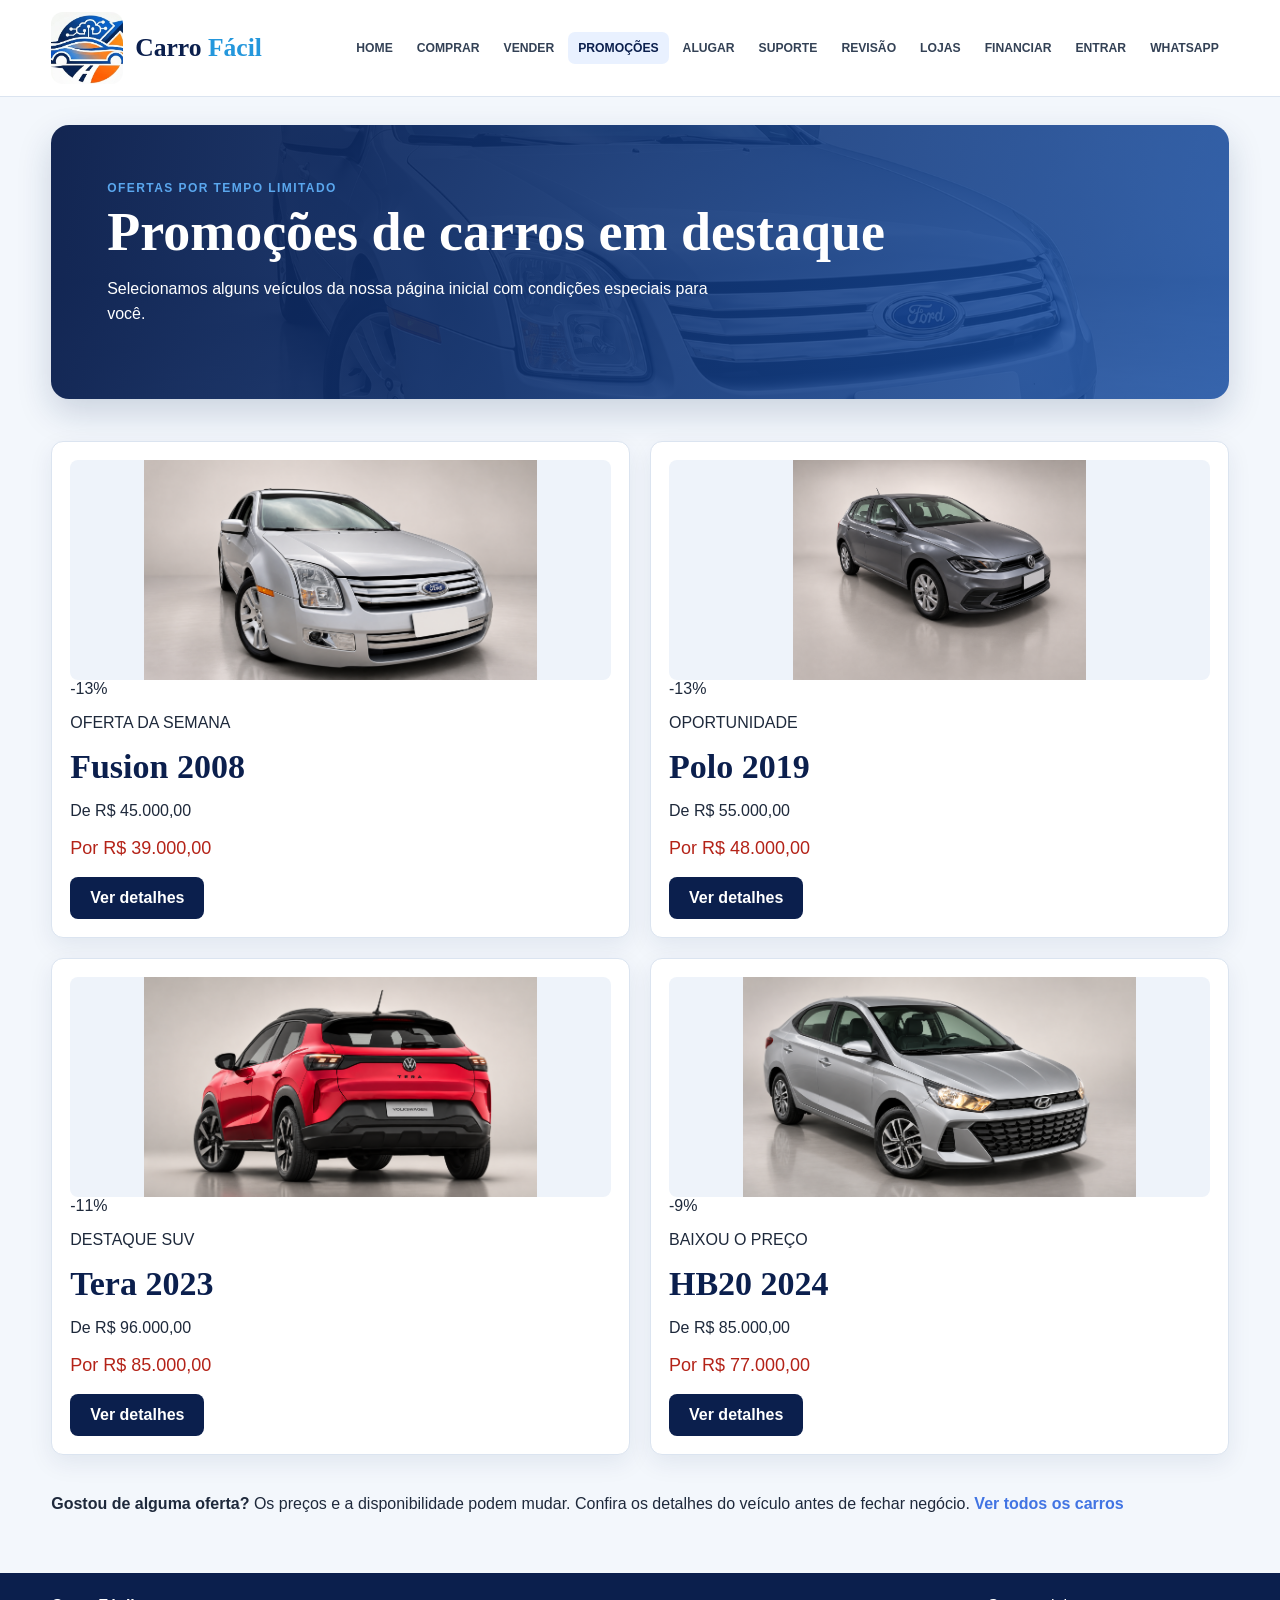
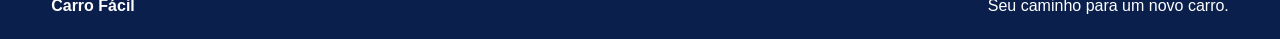
<file: promoções.html>
<!DOCTYPE html>
<html lang="pt-BR">

<head>
    <meta charset="UTF-8">
    <meta name="viewport" content="width=device-width, initial-scale=1.0">
    <meta name="description" content="Confira as melhores promoções de carros da Carro Fácil.">
    <link rel="stylesheet" href="css/estilos.css">
    <title>Promoções | Carro Fácil</title>
</head>

<body>

    <header class="cabecalho">
        <a class="identidade" href="index.html" aria-label="Carro Fácil - Página inicial">
            <span class="logo">
                <img src="img/Gemini_Generated_Image_7qf4hd7qf4hd7qf4sitecarro.jpg" alt="">
            </span>
            <span class="nome-empresa"><span>Carro</span> <span>Fácil</span></span>
        </a>

        <nav aria-label="Navegação principal">
            <a href="index.html">Home</a>
            <a href="comprar.html">Comprar</a>
            <a href="vender.html">Vender</a>
            <a class="menuativo" href="promoções.html" aria-current="page">Promoções</a>
            <a href="alugar.html">Alugar</a>
            <a href="suporte.html">Suporte</a>
            <a href="revisão.html">Revisão</a>
            <a href="lojas.html">Lojas</a>
            <a href="financiar.html">Financiar</a>
            <a href="entrar.html">Entrar</a>
            <a href="https://wa.me/5541988227375" target="_blank" rel="noopener noreferrer">WhatsApp</a>
        </nav>
    </header>

    <main class="pagina-promocoes">
        <section class="cabecalho-promocoes" aria-labelledby="titulo-promocoes">
            <p class="sobretitulo">OFERTAS POR TEMPO LIMITADO</p>
            <h1 id="titulo-promocoes">Promoções de carros em destaque</h1>
            <p>Selecionamos alguns veículos da nossa página inicial com condições especiais para você.</p>
        </section>


        <section class="lista-promocoes" aria-label="Carros em promoção">
            <article class="card-promocao">
                <div class="imagem-promocao">
                    <img src="img/veiculo-01-estudio.png" alt="Ford Fusion prata em promoção">
                    <span class="selo-promocao">-13%</span>
                </div>
                <p class="tipo-promocao">OFERTA DA SEMANA</p>
                <h2>Fusion 2008</h2>
                <p class="preco-antigo">De R$ 45.000,00</p>
                <p class="preco-promocao">Por R$ 39.000,00</p>
                <a class="botao-promocao" href="comprar.html#carro-1">Ver detalhes</a>
            </article>

            <article class="card-promocao">
                <div class="imagem-promocao">
                    <img src="img/veiculo-02-estudio.png" alt="Volkswagen Polo cinza em promoção">
                    <span class="selo-promocao">-13%</span>
                </div>
                <p class="tipo-promocao">OPORTUNIDADE</p>
                <h2>Polo 2019</h2>
                <p class="preco-antigo">De R$ 55.000,00</p>
                <p class="preco-promocao">Por R$ 48.000,00</p>
                <a class="botao-promocao" href="comprar.html#carro-2">Ver detalhes</a>
            </article>

            <article class="card-promocao">
                <div class="imagem-promocao">
                    <img src="img/veiculo-05-estudio.png" alt="Volkswagen Tera vermelho em promoção">
                    <span class="selo-promocao">-11%</span>
                </div>
                <p class="tipo-promocao">DESTAQUE SUV</p>
                <h2>Tera 2023</h2>
                <p class="preco-antigo">De R$ 96.000,00</p>
                <p class="preco-promocao">Por R$ 85.000,00</p>
                <a class="botao-promocao" href="comprar.html#carro-5">Ver detalhes</a>
            </article>

            <article class="card-promocao">
                <div class="imagem-promocao">
                    <img src="img/veiculo-07-estudio.png" alt="Hyundai HB20 prata em promoção">
                    <span class="selo-promocao">-9%</span>
                </div>
                <p class="tipo-promocao">BAIXOU O PREÇO</p>
                <h2>HB20 2024</h2>
                <p class="preco-antigo">De R$ 85.000,00</p>
                <p class="preco-promocao">Por R$ 77.000,00</p>
                <a class="botao-promocao" href="comprar.html#carro-7">Ver detalhes</a>
            </article>
        </section>

        <section class="aviso-promocoes" aria-label="Informação sobre as promoções">
            <strong>Gostou de alguma oferta?</strong>
            <span>Os preços e a disponibilidade podem mudar. Confira os detalhes do veículo antes de fechar negócio.</span>
            <a class="link-simples" href="comprar.html">Ver todos os carros</a>
        </section>
    </main>

    <footer>
        <span>Carro Fácil</span>
        <span>Seu caminho para um novo carro.</span>
    </footer>
</body>

</html>
</file>
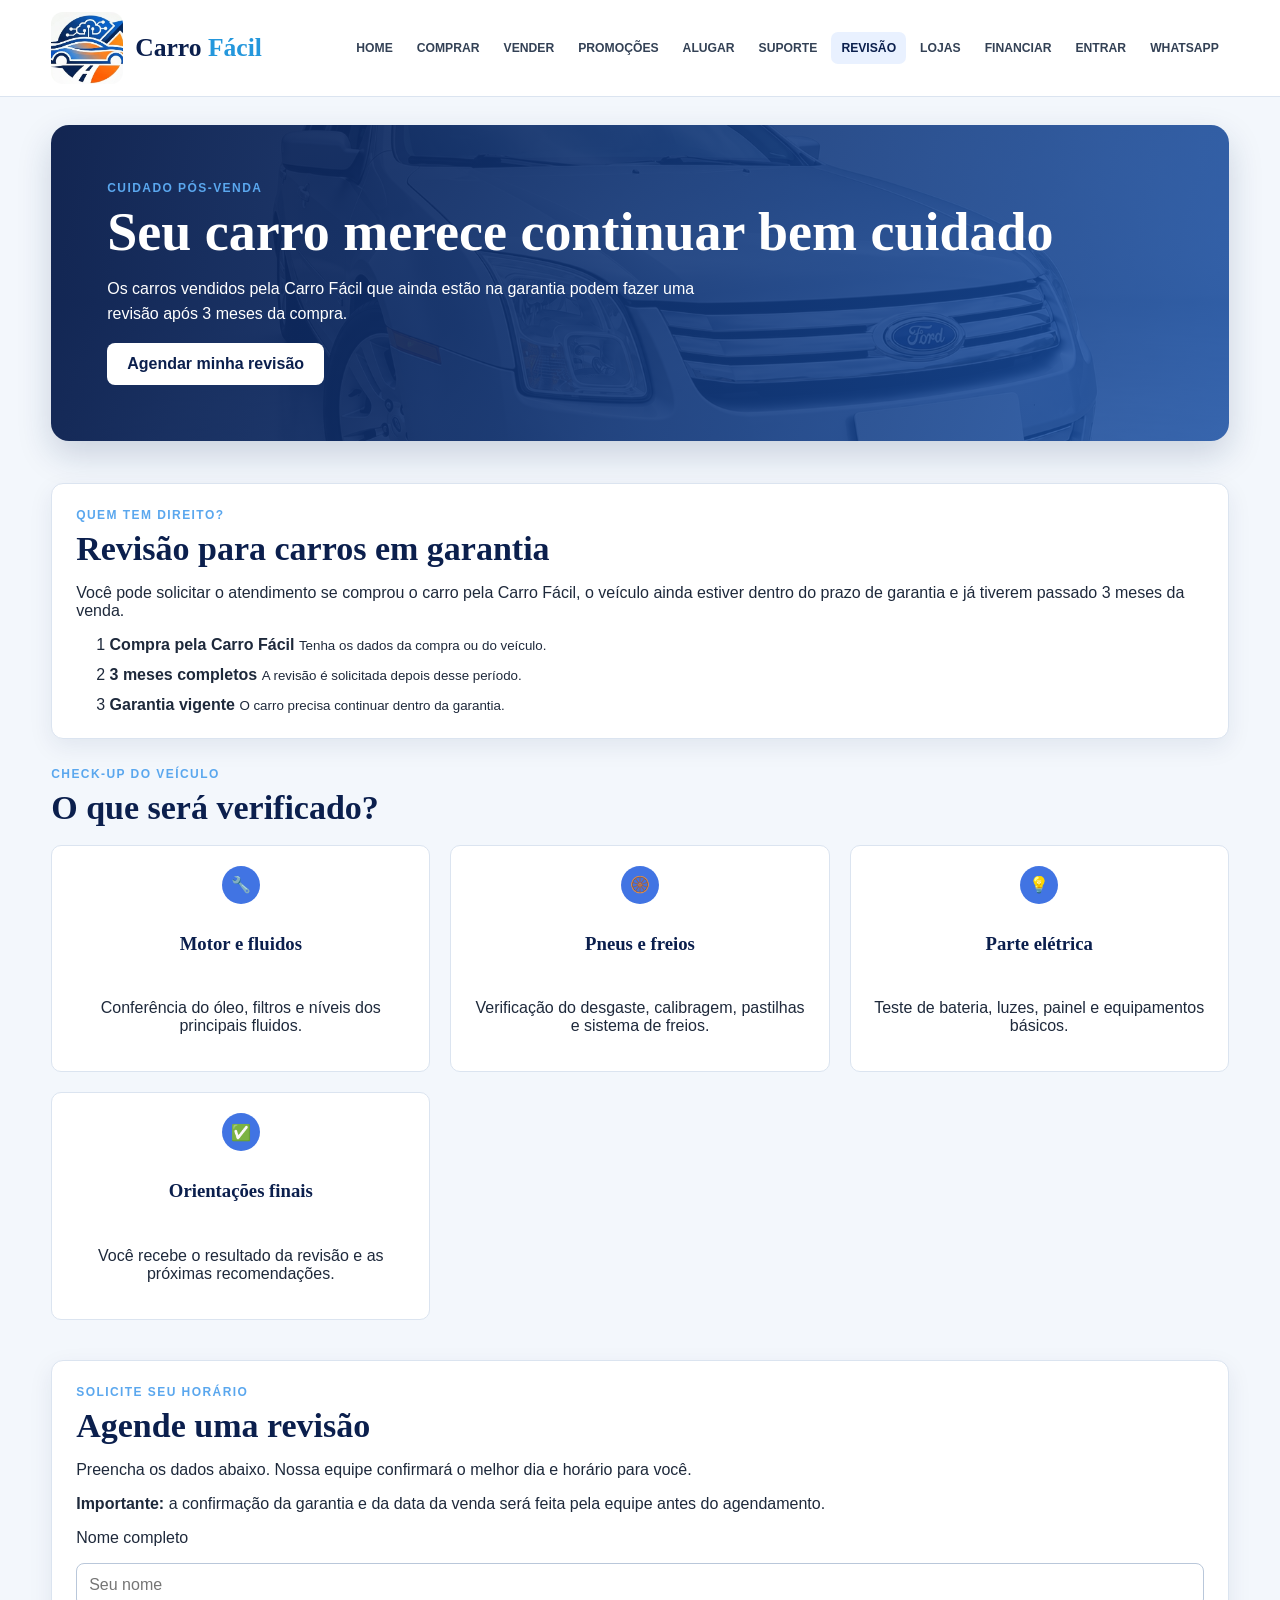
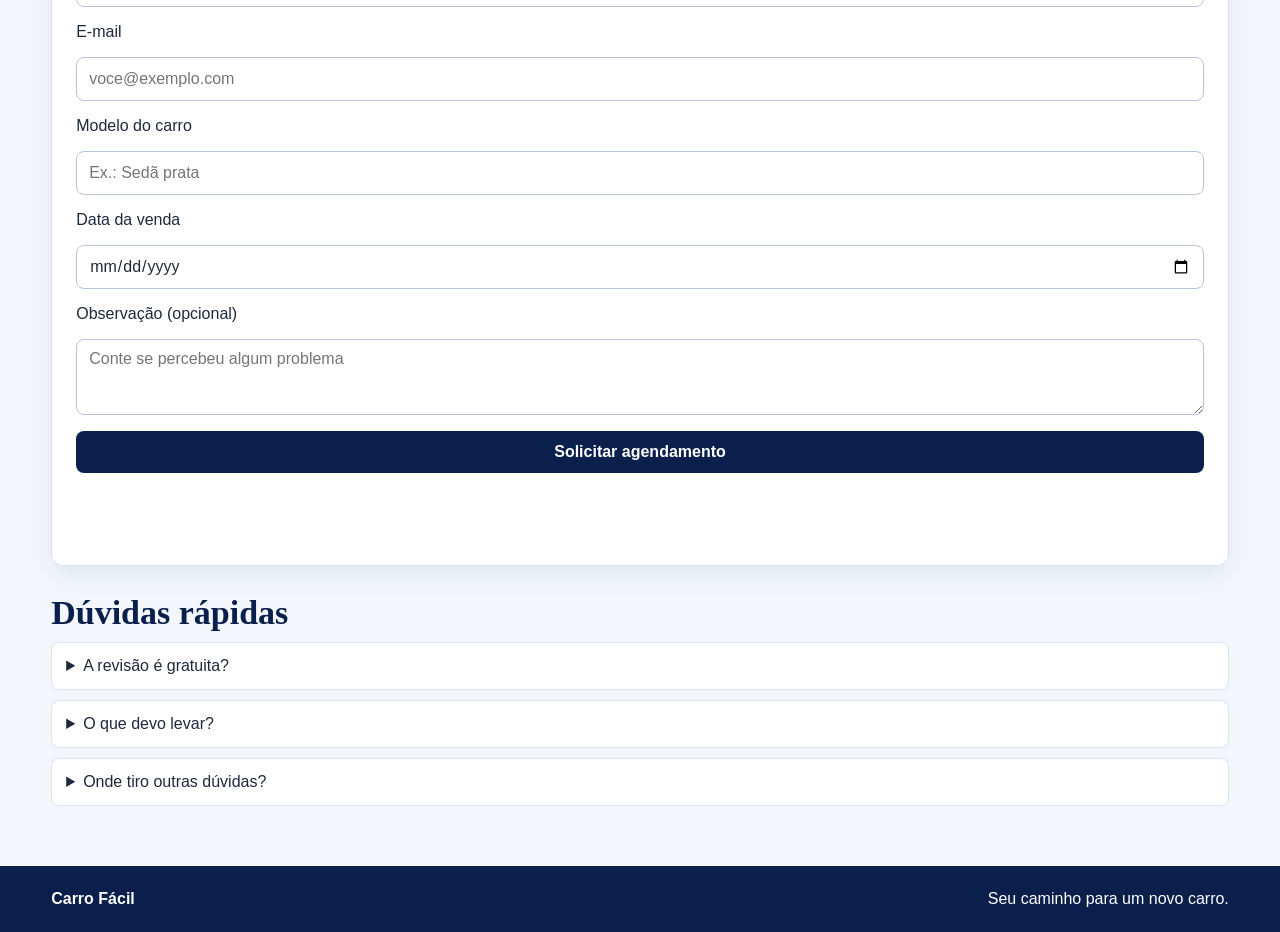
<file: revisão.html>
<!DOCTYPE html>
<html lang="pt-BR">

<head>
    <meta charset="UTF-8">
    <meta name="viewport" content="width=device-width, initial-scale=1.0">
    <meta name="description" content="Agende a revisão do seu carro em garantia após três meses da compra.">
    <link rel="stylesheet" href="css/estilos.css">
    <title>Revisão em garantia | Carro Fácil</title>
</head>

<body>

    <header class="cabecalho">
        <a class="identidade" href="index.html" aria-label="Carro Fácil - Página inicial">
            <span class="logo">
                <img src="img/Gemini_Generated_Image_7qf4hd7qf4hd7qf4sitecarro.jpg" alt="">
            </span>
            <span class="nome-empresa"><span>Carro</span> <span>Fácil</span></span>
        </a>

        <nav aria-label="Navegação principal">
            <a href="index.html">Home</a>
            <a href="comprar.html">Comprar</a>
            <a href="vender.html">Vender</a>
            <a href="promoções.html">Promoções</a>
            <a href="alugar.html">Alugar</a>
            <a href="suporte.html">Suporte</a>
            <a class="menuativo" href="revisão.html" aria-current="page">Revisão</a>
            <a href="lojas.html">Lojas</a>
            <a href="financiar.html">Financiar</a>
            <a href="entrar.html">Entrar</a>
            <a href="https://wa.me/5541988227375" target="_blank" rel="noopener noreferrer">WhatsApp</a>
        </nav>
    </header>

    <main class="pagina-revisao">
        <section class="cabecalho-revisao" aria-labelledby="titulo-revisao">
            <p class="sobretitulo">CUIDADO PÓS-VENDA</p>
            <h1 id="titulo-revisao">Seu carro merece continuar bem cuidado</h1>
            <p>Os carros vendidos pela Carro Fácil que ainda estão na garantia podem fazer uma revisão após 3 meses da compra.</p>
            <a class="botao-principal botao-revisao" href="#agendar-revisao">Agendar minha revisão</a>
        </section>

        <section class="resumo-revisao" aria-labelledby="titulo-direito">
            <div>
                <p class="sobretitulo">QUEM TEM DIREITO?</p>
                <h2 id="titulo-direito">Revisão para carros em garantia</h2>
                <p>Você pode solicitar o atendimento se comprou o carro pela Carro Fácil, o veículo ainda estiver dentro do prazo de garantia e já tiverem passado 3 meses da venda.</p>
            </div>

            <div class="lista-requisitos">
                <div class="requisito-revisao">
                    <span>1</span>
                    <strong>Compra pela Carro Fácil</strong>
                    <small>Tenha os dados da compra ou do veículo.</small>
                </div>
                <div class="requisito-revisao">
                    <span>2</span>
                    <strong>3 meses completos</strong>
                    <small>A revisão é solicitada depois desse período.</small>
                </div>
                <div class="requisito-revisao">
                    <span>3</span>
                    <strong>Garantia vigente</strong>
                    <small>O carro precisa continuar dentro da garantia.</small>
                </div>
            </div>
        </section>

        <section class="itens-revisao" aria-labelledby="titulo-verificado">
            <div class="titulo-secao">
                <div>
                    <p class="sobretitulo">CHECK-UP DO VEÍCULO</p>
                    <h2 id="titulo-verificado">O que será verificado?</h2>
                </div>
            </div>

            <div class="grade-itens-revisao">
                <article>
                    <span aria-hidden="true">🔧</span>
                    <h3>Motor e fluidos</h3>
                    <p>Conferência do óleo, filtros e níveis dos principais fluidos.</p>
                </article>
                <article>
                    <span aria-hidden="true">🛞</span>
                    <h3>Pneus e freios</h3>
                    <p>Verificação do desgaste, calibragem, pastilhas e sistema de freios.</p>
                </article>
                <article>
                    <span aria-hidden="true">💡</span>
                    <h3>Parte elétrica</h3>
                    <p>Teste de bateria, luzes, painel e equipamentos básicos.</p>
                </article>
                <article>
                    <span aria-hidden="true">✅</span>
                    <h3>Orientações finais</h3>
                    <p>Você recebe o resultado da revisão e as próximas recomendações.</p>
                </article>
            </div>
        </section>

        <section class="agendamento-revisao" id="agendar-revisao" aria-labelledby="titulo-agendamento">
            <div>
                <p class="sobretitulo">SOLICITE SEU HORÁRIO</p>
                <h2 id="titulo-agendamento">Agende uma revisão</h2>
                <p>Preencha os dados abaixo. Nossa equipe confirmará o melhor dia e horário para você.</p>
                <p class="observacao-revisao"><strong>Importante:</strong> a confirmação da garantia e da data da venda será feita pela equipe antes do agendamento.</p>
            </div>

            <form class="formulario-revisao" id="formulario-revisao">
                <label for="nome-revisao">Nome completo</label>
                <input type="text" id="nome-revisao" placeholder="Seu nome" autocomplete="name" required>

                <label for="email-revisao">E-mail</label>
                <input type="email" id="email-revisao" placeholder="voce@exemplo.com" autocomplete="email" required>

                <label for="carro-revisao">Modelo do carro</label>
                <input type="text" id="carro-revisao" placeholder="Ex.: Sedã prata" required>

                <label for="data-venda">Data da venda</label>
                <input type="date" id="data-venda" required>

                <label for="observacao-revisao">Observação (opcional)</label>
                <textarea id="observacao-revisao" rows="3" placeholder="Conte se percebeu algum problema"></textarea>

                <button class="botao-formulario" type="submit">Solicitar agendamento</button>
                <p class="mensagem-formulario" id="mensagem-revisao" aria-live="polite"></p>
            </form>
        </section>

        <section class="duvidas-revisao" aria-labelledby="titulo-duvidas-revisao">
            <h2 id="titulo-duvidas-revisao">Dúvidas rápidas</h2>
            <details>
                <summary>A revisão é gratuita?</summary>
                <p>A equipe confirmará as condições da garantia antes do atendimento. Serviços fora da cobertura serão informados antes de qualquer cobrança.</p>
            </details>
            <details>
                <summary>O que devo levar?</summary>
                <p>Leve um documento, os dados da compra e, se possível, o manual e os registros de manutenção do veículo.</p>
            </details>
            <details>
                <summary>Onde tiro outras dúvidas?</summary>
                <p>Acesse a página de <a href="suporte.html">Suporte</a> para falar com a equipe da Carro Fácil.</p>
            </details>
        </section>
    </main>

    <footer>
        <span>Carro Fácil</span>
        <span>Seu caminho para um novo carro.</span>
    </footer>

</body>

</html>
</file>
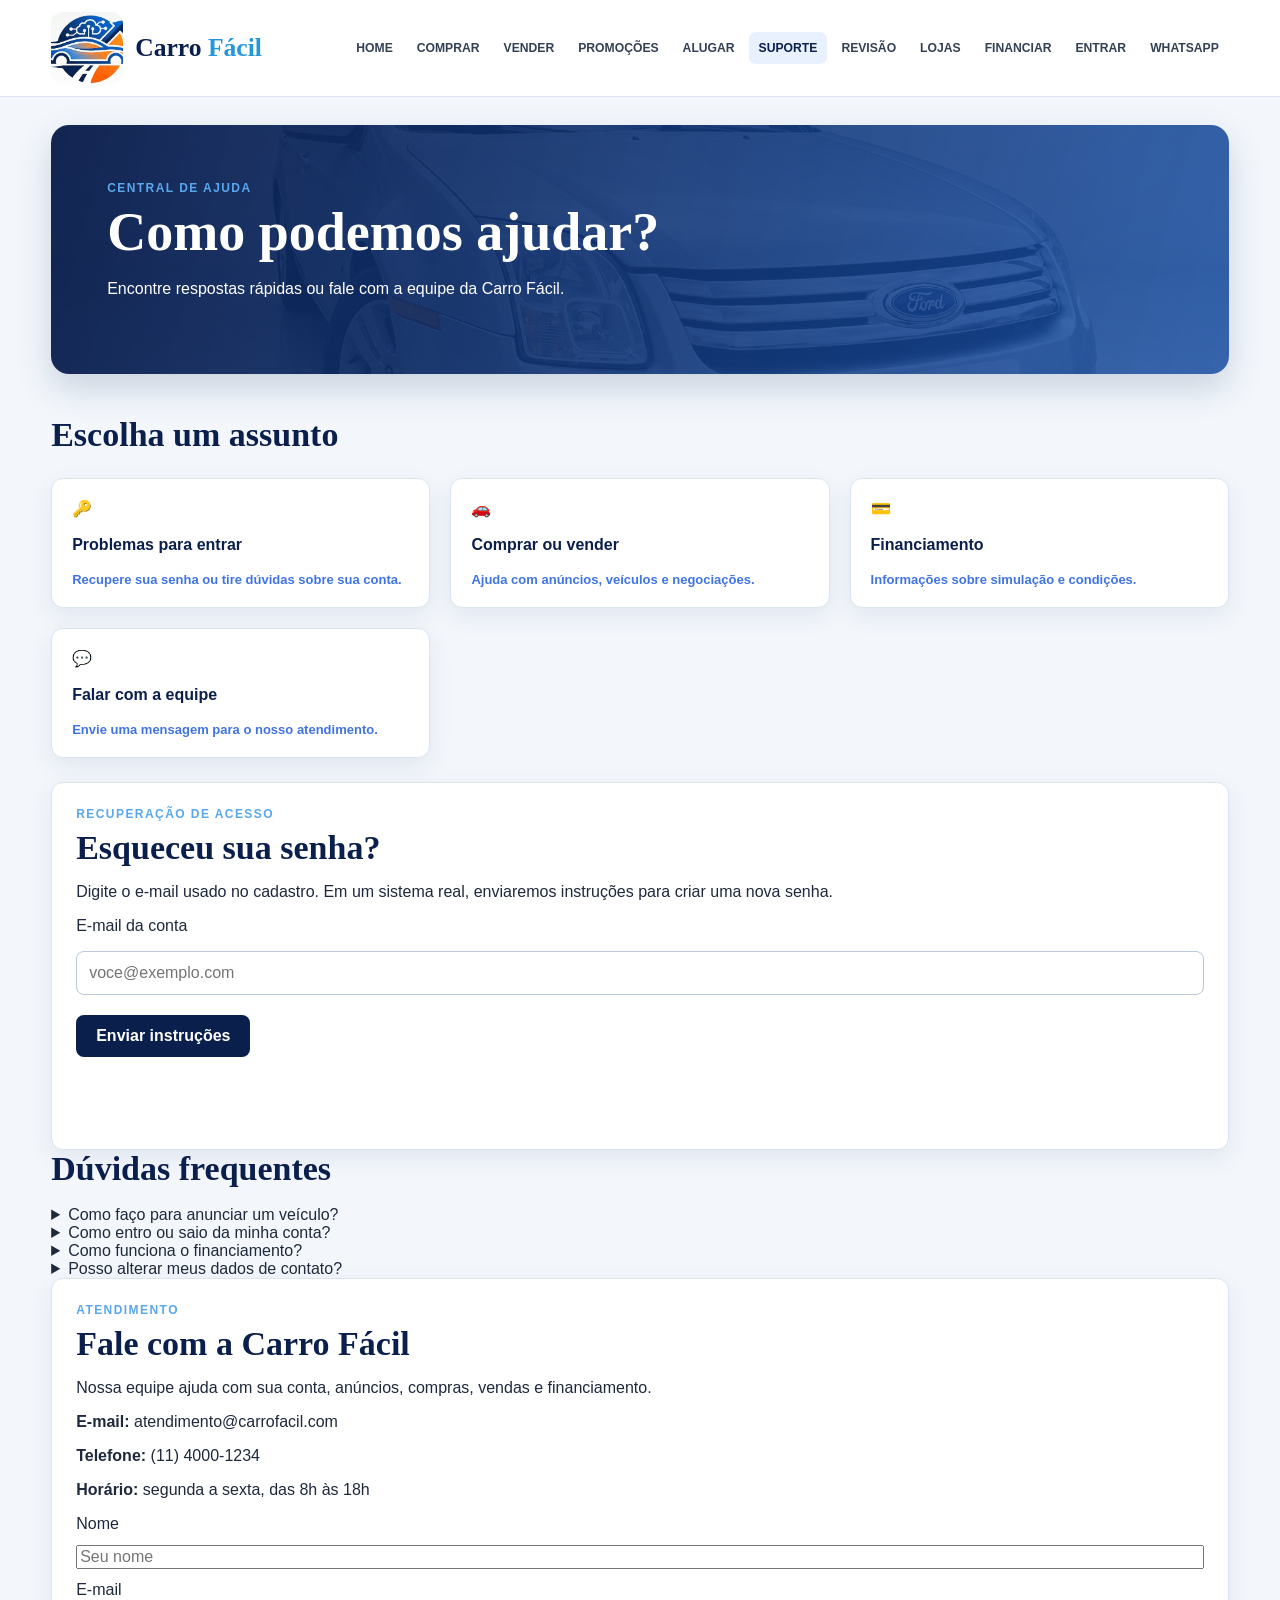
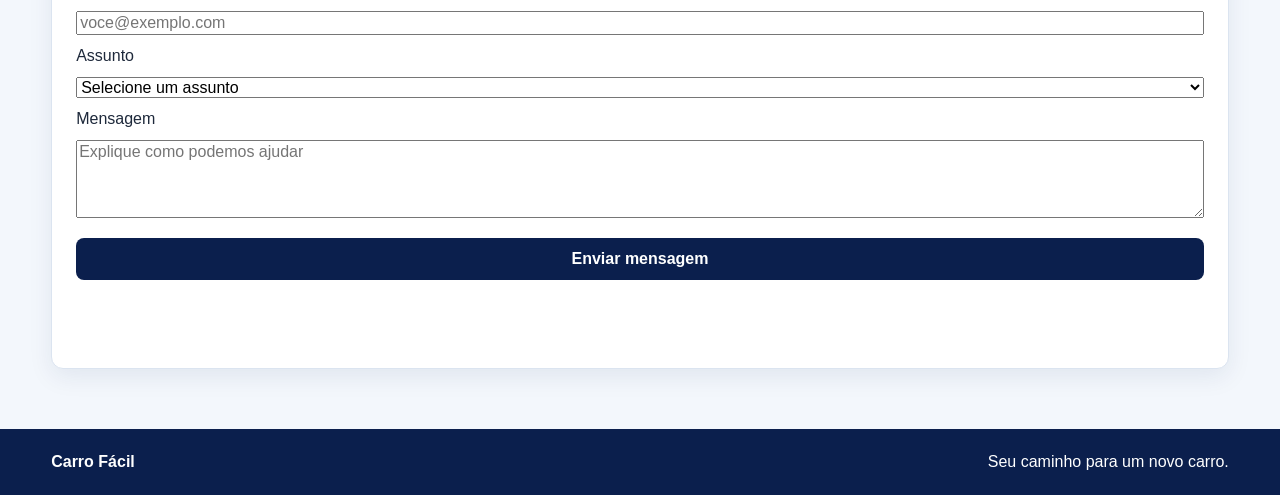
<file: suporte.html>
<!DOCTYPE html>
<html lang="pt-BR">

<head>
    <meta charset="UTF-8">
    <meta name="viewport" content="width=device-width, initial-scale=1.0">
    <meta name="description" content="Central de suporte da Carro Fácil.">
    <link rel="stylesheet" href="css/estilos.css">
    <title>Suporte | Carro Fácil</title>
</head>

<body>

    <header class="cabecalho">
        <a class="identidade" href="index.html" aria-label="Carro Fácil - Página inicial">
            <span class="logo">
                <img src="img/Gemini_Generated_Image_7qf4hd7qf4hd7qf4sitecarro.jpg" alt="">
            </span>
            <span class="nome-empresa"><span>Carro</span> <span>Fácil</span></span>
        </a>

        <nav aria-label="Navegação principal">
            <a href="index.html">Home</a>
            <a href="comprar.html">Comprar</a>
            <a href="vender.html">Vender</a>
            <a href="promoções.html">Promoções</a>
            <a href="alugar.html">Alugar</a>
            <a class="menuativo" href="suporte.html" aria-current="page">Suporte</a>
            <a href="revisão.html">Revisão</a>
            <a href="lojas.html">Lojas</a>
            <a href="financiar.html">Financiar</a>
            <a href="entrar.html">Entrar</a>
            <a href="https://wa.me/5541988227375" target="_blank" rel="noopener noreferrer">WhatsApp</a>
        </nav>
    </header>

    <main class="pagina-suporte">
        <section class="cabecalho-suporte" aria-labelledby="titulo-suporte">
            <p class="sobretitulo">CENTRAL DE AJUDA</p>
            <h1 id="titulo-suporte">Como podemos ajudar?</h1>
            <p>Encontre respostas rápidas ou fale com a equipe da Carro Fácil.</p>
        </section>


        <section class="categorias-suporte" aria-labelledby="titulo-categorias">
            <div class="titulo-secao">
                <h2 id="titulo-categorias">Escolha um assunto</h2>
            </div>

            <div class="grade-suporte">
                <a class="card-suporte" href="#recuperar-senha">
                    <span class="icone-suporte" aria-hidden="true">🔑</span>
                    <strong>Problemas para entrar</strong>
                    <span>Recupere sua senha ou tire dúvidas sobre sua conta.</span>
                </a>
                <a class="card-suporte" href="#duvidas-compras">
                    <span class="icone-suporte" aria-hidden="true">🚗</span>
                    <strong>Comprar ou vender</strong>
                    <span>Ajuda com anúncios, veículos e negociações.</span>
                </a>
                <a class="card-suporte" href="#duvidas-financiamento">
                    <span class="icone-suporte" aria-hidden="true">💳</span>
                    <strong>Financiamento</strong>
                    <span>Informações sobre simulação e condições.</span>
                </a>
                <a class="card-suporte" href="#fale-conosco">
                    <span class="icone-suporte" aria-hidden="true">💬</span>
                    <strong>Falar com a equipe</strong>
                    <span>Envie uma mensagem para o nosso atendimento.</span>
                </a>
            </div>
        </section>


        <section class="bloco-suporte" id="recuperar-senha" aria-labelledby="titulo-recuperar">
            <div>
                <p class="sobretitulo">RECUPERAÇÃO DE ACESSO</p>
                <h2 id="titulo-recuperar">Esqueceu sua senha?</h2>
                <p>Digite o e-mail usado no cadastro. Em um sistema real, enviaremos instruções para criar uma nova senha.</p>
            </div>

            <form class="formulario-suporte" id="formulario-recuperacao">
                <label for="email-recuperacao">E-mail da conta</label>
                <div class="linha-formulario">
                    <input type="email" id="email-recuperacao" placeholder="voce@exemplo.com" autocomplete="email" required>
                    <button class="botao-formulario" type="submit">Enviar instruções</button>
                </div>
                <p class="mensagem-formulario" id="mensagem-recuperacao" aria-live="polite"></p>
            </form>
        </section>

        <section class="duvidas-suporte" aria-labelledby="titulo-duvidas">
            <div class="titulo-secao">
                <h2 id="titulo-duvidas">Dúvidas frequentes</h2>
            </div>

            <details id="duvidas-compras">
                <summary>Como faço para anunciar um veículo?</summary>
                <p>Acesse a página “Vender” pelo menu, preencha as informações do veículo e revise o anúncio antes de publicá-lo.</p>
            </details>

            <details>
                <summary>Como entro ou saio da minha conta?</summary>
                <p>Use a página “Entrar”. Depois do login, o botão “Sair da conta” aparece no mesmo lugar.</p>
            </details>

            <details id="duvidas-financiamento">
                <summary>Como funciona o financiamento?</summary>
                <p>Na página “Financiar”, você encontra as informações iniciais e pode solicitar uma simulação com a equipe.</p>
            </details>

            <details>
                <summary>Posso alterar meus dados de contato?</summary>
                <p>Envie uma mensagem pelo formulário abaixo informando quais dados precisam ser atualizados.</p>
            </details>
        </section>

        <section class="contato-suporte" id="fale-conosco" aria-labelledby="titulo-contato">
            <div>
                <p class="sobretitulo">ATENDIMENTO</p>
                <h2 id="titulo-contato">Fale com a Carro Fácil</h2>
                <p>Nossa equipe ajuda com sua conta, anúncios, compras, vendas e financiamento.</p>

                <div class="dados-atendimento">
                    <p><strong>E-mail:</strong> atendimento@carrofacil.com</p>
                    <p><strong>Telefone:</strong> (11) 4000-1234</p>
                    <p><strong>Horário:</strong> segunda a sexta, das 8h às 18h</p>
                </div>
            </div>

            <form class="formulario-contato" id="formulario-contato">
                <label for="nome-contato">Nome</label>
                <input type="text" id="nome-contato" placeholder="Seu nome" autocomplete="name" required>

                <label for="email-contato">E-mail</label>
                <input type="email" id="email-contato" placeholder="voce@exemplo.com" autocomplete="email" required>

                <label for="assunto-contato">Assunto</label>
                <select id="assunto-contato" required>
                    <option value="">Selecione um assunto</option>
                    <option>Minha conta</option>
                    <option>Comprar ou vender</option>
                    <option>Financiamento</option>
                    <option>Outro assunto</option>
                </select>

                <label for="mensagem-contato">Mensagem</label>
                <textarea id="mensagem-contato" rows="4" placeholder="Explique como podemos ajudar" required></textarea>

                <button class="botao-formulario" type="submit">Enviar mensagem</button>
                <p class="mensagem-formulario" id="mensagem-contato-status" aria-live="polite"></p>
            </form>
        </section>
    </main>

    <footer>
        <span>Carro Fácil</span>
        <span>Seu caminho para um novo carro.</span>
    </footer>
    <script src="js/script.js" defer></script>
</body>

</html>
</file>
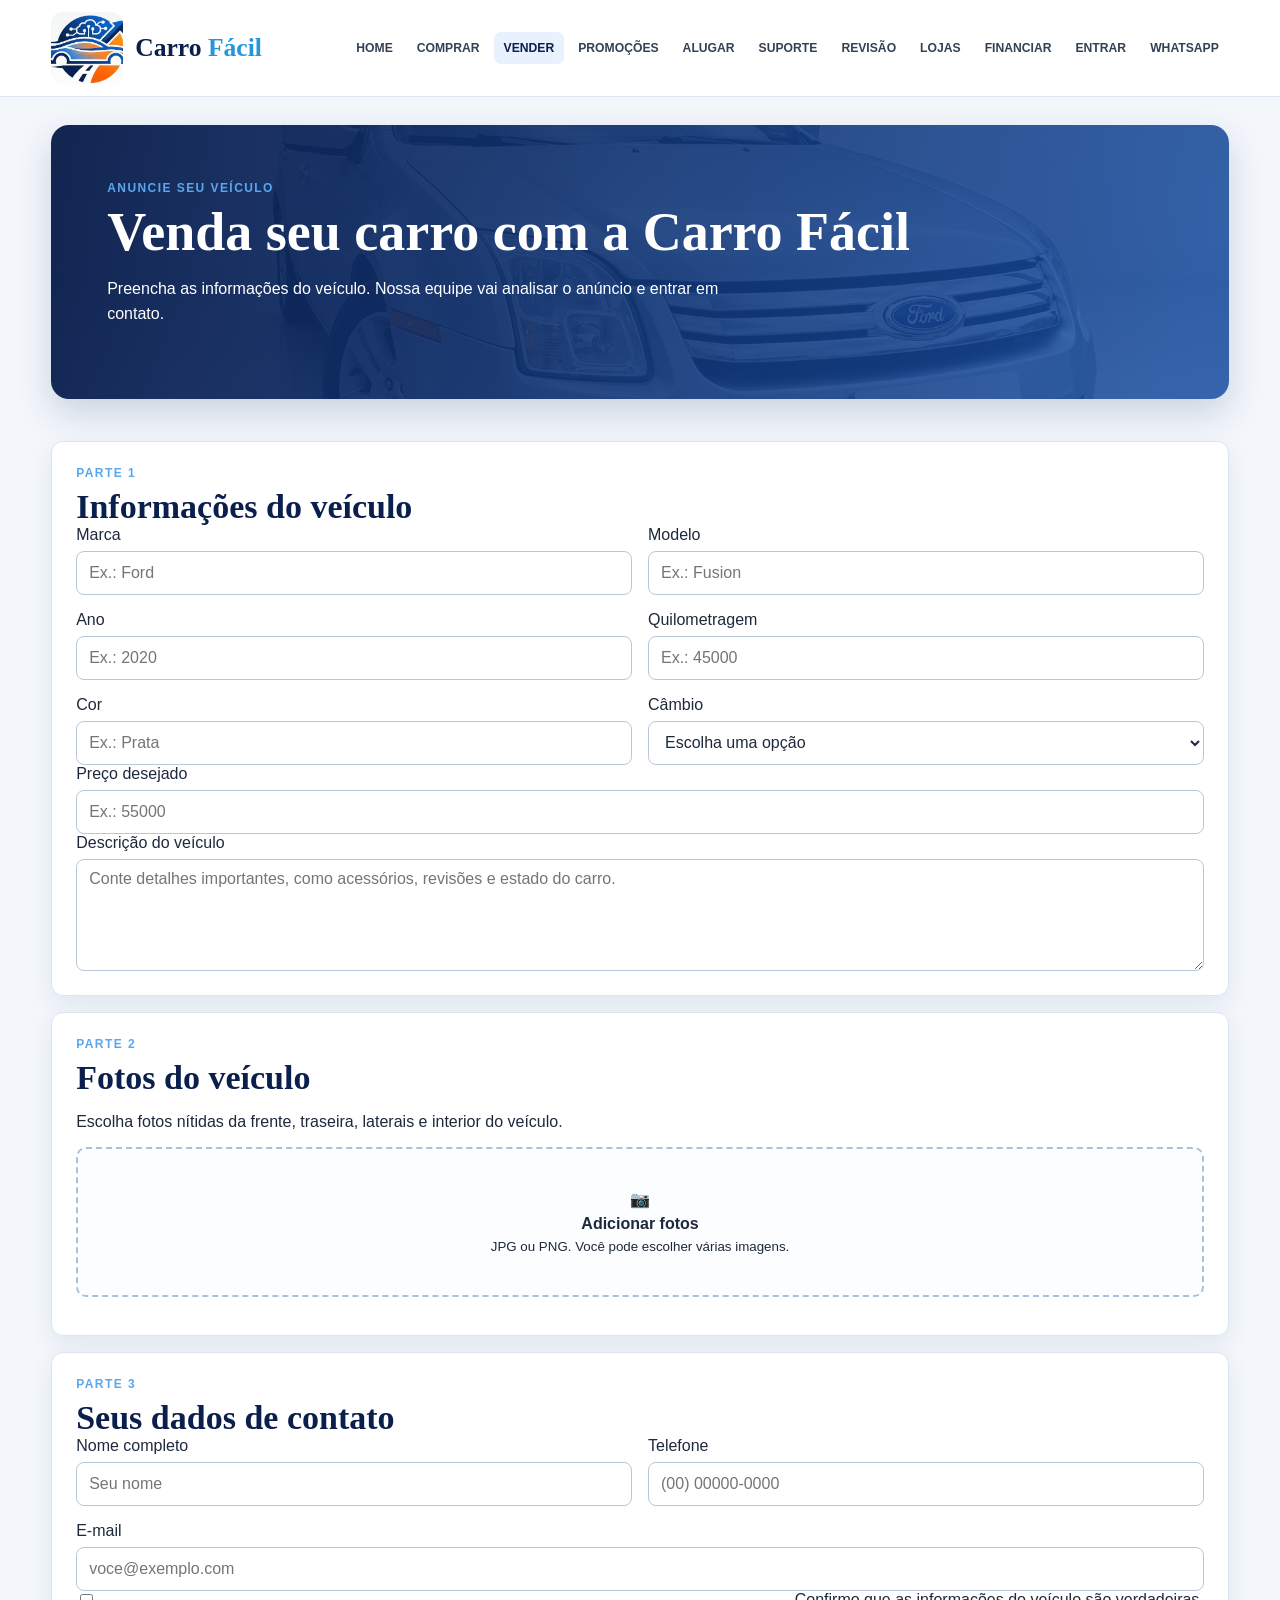
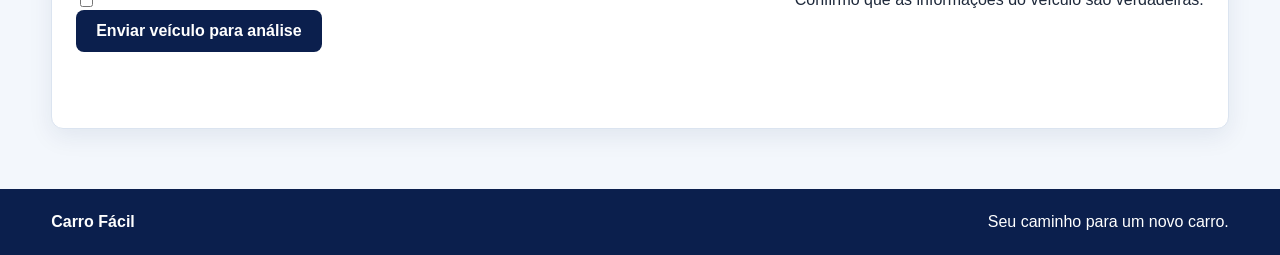
<file: vender.html>
<!DOCTYPE html>
<html lang="pt-BR">

<head>
    <meta charset="UTF-8">
    <meta name="viewport" content="width=device-width, initial-scale=1.0">
    <meta name="description" content="Cadastre seu veículo para vender na Carro Fácil.">
    <link rel="stylesheet" href="css/estilos.css">
    <title>Vender meu veículo | Carro Fácil</title>
</head>

<body>

    <header class="cabecalho">
        <a class="identidade" href="index.html" aria-label="Carro Fácil - Página inicial">
            <span class="logo">
                <img src="img/Gemini_Generated_Image_7qf4hd7qf4hd7qf4sitecarro.jpg" alt="">
            </span>
            <span class="nome-empresa"><span>Carro</span> <span>Fácil</span></span>
        </a>

        <nav aria-label="Navegação principal">
            <a href="index.html">Home</a>
            <a href="comprar.html">Comprar</a>
            <a class="menuativo" href="vender.html" aria-current="page">Vender</a>
            <a href="promoções.html">Promoções</a>
            <a href="alugar.html">Alugar</a>
            <a href="suporte.html">Suporte</a>
            <a href="revisão.html">Revisão</a>
            <a href="lojas.html">Lojas</a>
            <a href="financiar.html">Financiar</a>
            <a href="entrar.html">Entrar</a>
            <a href="https://wa.me/5541988227375" target="_blank" rel="noopener noreferrer">WhatsApp</a>
        </nav>
    </header>

    <main class="pagina-venda">
        <section class="cabecalho-venda" aria-labelledby="titulo-venda">
            <p class="sobretitulo">ANUNCIE SEU VEÍCULO</p>
            <h1 id="titulo-venda">Venda seu carro com a Carro Fácil</h1>
            <p>Preencha as informações do veículo. Nossa equipe vai analisar o anúncio e entrar em contato.</p>
        </section>


        <form class="formulario-venda" id="formulario-venda" enctype="multipart/form-data">
            <section class="bloco-formulario-venda" aria-labelledby="titulo-veiculo">
                <p class="sobretitulo">PARTE 1</p>
                <h2 id="titulo-veiculo">Informações do veículo</h2>

                <div class="grade-campos-venda">
                    <div class="campo-venda">
                        <label for="marca">Marca</label>
                        <input type="text" id="marca" placeholder="Ex.: Ford" required>
                    </div>

                    <div class="campo-venda">
                        <label for="modelo">Modelo</label>
                        <input type="text" id="modelo" placeholder="Ex.: Fusion" required>
                    </div>

                    <div class="campo-venda">
                        <label for="ano">Ano</label>
                        <input type="number" id="ano" min="1900" max="2027" placeholder="Ex.: 2020" required>
                    </div>

                    <div class="campo-venda">
                        <label for="quilometragem">Quilometragem</label>
                        <input type="number" id="quilometragem" min="0" placeholder="Ex.: 45000" required>
                    </div>

                    <div class="campo-venda">
                        <label for="cor">Cor</label>
                        <input type="text" id="cor" placeholder="Ex.: Prata" required>
                    </div>

                    <div class="campo-venda">
                        <label for="cambio">Câmbio</label>
                        <select id="cambio" required>
                            <option value="">Escolha uma opção</option>
                            <option>Manual</option>
                            <option>Automático</option>
                            <option>Automatizado</option>
                        </select>
                    </div>
                </div>

                <div class="campo-venda campo-largo-venda">
                    <label for="preco">Preço desejado</label>
                    <input type="number" id="preco" min="0" step="0.01" placeholder="Ex.: 55000" required>
                </div>

                <div class="campo-venda campo-largo-venda">
                    <label for="descricao-veiculo">Descrição do veículo</label>
                    <textarea id="descricao-veiculo" rows="5" placeholder="Conte detalhes importantes, como acessórios, revisões e estado do carro." required></textarea>
                </div>
            </section>

            <section class="bloco-formulario-venda" aria-labelledby="titulo-fotos">
                <p class="sobretitulo">PARTE 2</p>
                <h2 id="titulo-fotos">Fotos do veículo</h2>
                <p class="ajuda-venda">Escolha fotos nítidas da frente, traseira, laterais e interior do veículo.</p>


                <label class="area-upload" for="fotos">
                    <span class="icone-upload" aria-hidden="true">📷</span>
                    <strong>Adicionar fotos</strong>
                    <small>JPG ou PNG. Você pode escolher várias imagens.</small>
                </label>
                <input class="input-fotos" type="file" id="fotos" accept="image/png, image/jpeg" multiple>


                <div class="preview-fotos" id="preview-fotos" aria-live="polite"></div>
            </section>

            <section class="bloco-formulario-venda" aria-labelledby="titulo-contato-venda">
                <p class="sobretitulo">PARTE 3</p>
                <h2 id="titulo-contato-venda">Seus dados de contato</h2>

                <div class="grade-campos-venda">
                    <div class="campo-venda">
                        <label for="nome-vendedor">Nome completo</label>
                        <input type="text" id="nome-vendedor" autocomplete="name" placeholder="Seu nome" required>
                    </div>

                    <div class="campo-venda">
                        <label for="telefone-vendedor">Telefone</label>
                        <input type="tel" id="telefone-vendedor" autocomplete="tel" placeholder="(00) 00000-0000" required>
                    </div>

                    <div class="campo-venda campo-largo-venda">
                        <label for="email-vendedor">E-mail</label>
                        <input type="email" id="email-vendedor" autocomplete="email" placeholder="voce@exemplo.com" required>
                    </div>
                </div>

                <label class="termo-venda">
                    <input type="checkbox" required>
                    <span>Confirmo que as informações do veículo são verdadeiras.</span>
                </label>

                <button class="botao-formulario" type="submit">Enviar veículo para análise</button>
                <p class="mensagem-formulario" id="mensagem-venda" aria-live="polite"></p>
            </section>
        </form>
    </main>

    <footer>
        <span>Carro Fácil</span>
        <span>Seu caminho para um novo carro.</span>
    </footer>
    <script src="js/script.js" defer></script>
</body>

</html>
</file>
<file: css/estilos.css>
:root {
  --azul-escuro: #0b1f4d;
  --azul: #4174e3;
  --azul-claro: #e9f1ff;
  --texto: #1e293b;
  --fundo: #f3f7fc;
  --branco: #fff;
  --borda: #dbe4f0;
  --vermelho: #b42318;
}

* {
  box-sizing: border-box;
}

html {
  scroll-behavior: smooth;
}

body {
  margin: 0;
  min-width: 320px;
  width: 100%;
  overflow-x: hidden;
  color: var(--texto);
  background: var(--fundo);
  font-family: Arial, Helvetica, sans-serif;
}

img {
  display: block;
  max-width: 100%;
  height: auto;
}

button,
input,
select,
textarea {
  font: inherit;
}

a {
  color: inherit;
}

[hidden] {
  display: none !important;
}

.cabecalho {
  display: flex;
  align-items: center;
  justify-content: space-between;
  gap: 24px;
  padding: 12px clamp(18px, 4vw, 64px);
  background: var(--branco);
  border-bottom: 1px solid var(--borda);
}

.identidade {
  display: flex;
  flex: 0 0 auto;
  align-items: center;
  gap: 12px;
  text-decoration: none;
}

.logo {
  width: clamp(52px, 6vw, 72px);
  border-radius: 12px;
  overflow: hidden;
}

.logo img {
  aspect-ratio: 1;
  object-fit: cover;
}

.nome-empresa {
  font-family: Georgia, "Times New Roman", serif;
  font-size: clamp(18px, 2vw, 26px);
  font-weight: bold;
  white-space: nowrap;
}

.nome-empresa span:first-child {
  color: var(--azul-escuro);
}

.nome-empresa span:last-child {
  color: #2497dc;
}

nav {
  display: flex;
  flex: 1;
  flex-wrap: wrap;
  align-items: center;
  justify-content: flex-end;
  gap: 4px;
}

nav a {
  padding: 9px 10px;
  border-radius: 7px;
  color: #334155;
  font-size: clamp(10px, 0.95vw, 14px);
  font-weight: bold;
  text-decoration: none;
  text-transform: uppercase;
  transition: 0.2s;
}

nav a:hover,
nav a:focus-visible,
nav a.menuativo {
  color: var(--azul-escuro);
  background: var(--azul-claro);
}

main {
  max-width: 1280px;
  margin: 0 auto;
  padding: 0 clamp(18px, 4vw, 64px) 40px;
}

.apresentacao,
.cabecalho-lojas,
.cabecalho-suporte,
.cabecalho-revisao,
.cabecalho-venda,
.cabecalho-promocoes,
.cabecalho-aluguel,
.cabecalho-financiamento,
.cabecalho-comprar {
  min-height: 220px;
  margin: 28px 0 42px;
  padding: clamp(28px, 5vw, 56px);
  border-radius: 18px;
  color: var(--branco);
  background: linear-gradient(105deg, rgba(11, 31, 77, 0.96), rgba(25, 82, 169, 0.84)),
    url("../img/veiculo-01-estudio.png") center / cover;
  box-shadow: 0 14px 34px rgba(15, 42, 87, 0.18);
}

.apresentacao {
  display: grid;
  align-items: center;
}

.apresentacao > div,
.cabecalho-lojas,
.cabecalho-suporte,
.cabecalho-revisao,
.cabecalho-venda,
.cabecalho-promocoes,
.cabecalho-aluguel,
.cabecalho-financiamento,
.cabecalho-comprar {
  max-width: 1180px;
}

.sobretitulo {
  margin: 0 0 8px;
  color: #5aa7ee;
  font-size: 12px;
  font-weight: bold;
  letter-spacing: 0.12em;
}

.apresentacao .sobretitulo {
  color: #a9dcff;
}

h1,
h2,
h3 {
  color: var(--azul-escuro);
  font-family: Georgia, "Times New Roman", serif;
}

h1,
h2 {
  margin: 0;
}

h1 {
  color: #547dc4;
  font-size: clamp(32px, 5vw, 54px);
  line-height: 1.08;
}

h2 {
  font-size: clamp(25px, 3vw, 34px);
}

.apresentacao p:not(.sobretitulo) {
  max-width: 510px;
  margin: 16px 0 24px;
  font-size: clamp(15px, 1.8vw, 18px);
  line-height: 1.55;
}

.cabecalho-lojas h1,
.cabecalho-suporte h1,
.cabecalho-revisao h1,
.cabecalho-venda h1,
.cabecalho-promocoes h1,
.cabecalho-aluguel h1,
.cabecalho-financiamento h1,
.cabecalho-comprar h1 {
  color: var(--branco);
}

.cabecalho-lojas p:last-child,
.cabecalho-suporte p:last-child,
.cabecalho-revisao p:not(.sobretitulo),
.cabecalho-venda p:last-child,
.cabecalho-promocoes p:last-child,
.cabecalho-aluguel p:last-child,
.cabecalho-financiamento p:last-child,
.cabecalho-comprar p:last-child {
  max-width: 620px;
  line-height: 1.55;
}

.botao-principal,
.botao-loja,
.botao-promocao,
.botao-aluguel,
.botao-revisao,
.botao-formulario {
  display: inline-block;
  padding: 12px 20px;
  border: 0;
  border-radius: 8px;
  color: var(--branco);
  background: var(--azul-escuro);
  font-weight: bold;
  text-align: center;
  text-decoration: none;
  cursor: pointer;
  transition: 0.2s;
}

.botao-principal,
.botao-revisao {
  color: var(--azul-escuro);
  background: var(--branco);
}

.botao-principal:hover,
.botao-revisao:hover,
.botao-loja:hover,
.botao-promocao:hover,
.botao-aluguel:hover,
.botao-formulario:hover {
  background: var(--azul);
  transform: translateY(-1px);
}

.titulo-secao {
  display: flex;
  align-items: flex-end;
  justify-content: space-between;
  gap: 16px;
  margin-bottom: 18px;
}

.link-simples {
  color: var(--azul);
  font-weight: bold;
  text-decoration: none;
  white-space: nowrap;
}

.link-simples:hover {
  text-decoration: underline;
}

.imagens {
  display: grid;
  grid-auto-flow: column;
  grid-auto-columns: minmax(220px, 1fr);
  gap: 16px;
  overflow-x: auto;
  padding-bottom: 12px;
  scroll-snap-type: x mandatory;
}

.imagens a {
  overflow: hidden;
  border: 1px solid var(--borda);
  border-radius: 12px;
  background: var(--branco);
  text-align: center;
  text-decoration: none;
  scroll-snap-align: start;
}

.imagens img {
  width: 100%;
  height: 170px;
  object-fit: contain;
  object-position: center;
  background: #eef3fa;
  transition: 0.25s;
}

.imagens a:hover img {
  transform: scale(1.03);
}

.imagens a span {
  display: block;
  padding: 12px;
  color: var(--texto);
  font-size: 14px;
  font-weight: bold;
}

.cartoes-servicos,
.tabela-comparativa,
.area-midia {
  margin: 42px 0;
}

.grade-cartoes-servicos {
  display: grid;
  grid-template-columns: repeat(3, minmax(0, 1fr));
  gap: 20px;
}

.cartao-servico {
  display: flex;
  height: 100%;
  flex-direction: column;
  padding: 18px;
  border: 1px solid var(--borda);
  border-radius: 12px;
  background: var(--branco);
  box-shadow: 0 8px 24px rgba(15, 42, 87, 0.08);
}

.cartao-servico img {
  width: 100%;
  height: 180px;
  margin-bottom: 12px;
  border-radius: 8px;
  object-fit: contain;
  background: #eef3fa;
}

.cartao-servico h3 {
  margin: 8px 0;
}

.cartao-servico p {
  flex: 1;
  line-height: 1.5;
}

.tabela-responsiva {
  width: 100%;
  overflow-x: auto;
  border: 1px solid var(--borda);
  border-radius: 12px;
  background: var(--branco);
}

.tabela-responsiva table {
  width: 100%;
  min-width: 520px;
  border-collapse: collapse;
}

.tabela-responsiva caption {
  padding: 14px;
  color: var(--azul-escuro);
  font-weight: bold;
  text-align: left;
}

.tabela-responsiva th,
.tabela-responsiva td {
  padding: 14px;
  border: 1px solid var(--borda);
  text-align: left;
}

.tabela-responsiva thead th {
  color: var(--branco);
  background: var(--azul-escuro);
}

.tabela-responsiva tbody tr:nth-child(even) {
  background: #f7faff;
}

.grade-midia {
  display: grid;
  grid-template-columns: repeat(2, minmax(0, 1fr));
  gap: 20px;
}

.reprodutor-midia {
  padding: 18px;
  border: 1px solid var(--borda);
  border-radius: 12px;
  background: var(--branco);
}

.reprodutor-midia h3 {
  margin-top: 0;
}

.reprodutor-midia video,
.reprodutor-midia audio {
  width: 100%;
  border-radius: 8px;
}

.lista-carros,
.lista-lojas,
.grade-suporte,
.lista-promocoes,
.lista-aluguel,
.grade-carros-financiamento,
.grade-tipos-financiamento,
.grade-itens-revisao {
  display: grid;
  grid-template-columns: repeat(3, minmax(0, 1fr));
  gap: 20px;
}

.carro,
.cartao-loja,
.card-suporte,
.card-promocao,
.card-aluguel,
.card-carro-financiamento,
.bloco-formulario-venda,
.resumo-revisao,
.agendamento-revisao,
.bloco-suporte,
.contato-suporte,
.informacoes-aluguel,
.solicitacao-aluguel,
.simulador-financiamento {
  border: 1px solid var(--borda);
  border-radius: 12px;
  background: var(--branco);
  box-shadow: 0 8px 24px rgba(15, 42, 87, 0.08);
}

.carro summary {
  display: grid;
  grid-template-columns: 1fr;
  padding: 16px;
  cursor: pointer;
}

.carro summary::-webkit-details-marker {
  display: none;
}

.carro summary img {
  width: 100%;
  height: 190px;
  margin-bottom: 12px;
  border-radius: 8px;
  object-fit: contain;
  background: #eef3fa;
}

.carro summary h2,
.carro summary h3 {
  margin: 4px 0;
}

.clique-detalhes {
  margin-top: 8px;
  color: var(--azul);
  font-size: 13px;
  font-weight: bold;
}

.descricao-carro {
  padding: 0 16px 16px;
  line-height: 1.5;
}

.descricao-carro strong {
  color: var(--azul-escuro);
}

.aviso-comprar,
.observacao-aluguel,
.aviso-financiamento {
  padding: 16px 18px;
  border-left: 4px solid var(--azul);
  border-radius: 8px;
  color: #475569;
  background: var(--azul-claro);
}

.lista-lojas {
  grid-template-columns: repeat(2, minmax(0, 1fr));
  gap: 24px;
}

.cartao-loja,
.bloco-suporte,
.contato-suporte,
.resumo-revisao,
.agendamento-revisao,
.informacoes-aluguel,
.solicitacao-aluguel,
.bloco-formulario-venda,
.simulador-financiamento {
  padding: 24px;
}

.cabecalho-cartao-loja {
  margin-bottom: 16px;
}

.cabecalho-cartao-loja .sobretitulo {
  margin-bottom: 4px;
}

.cabecalho-cartao-loja h2,
.card-promocao h2,
.card-aluguel h2,
.card-suporte strong {
  margin: 0;
  color: var(--azul-escuro);
}

.informacao-loja,
.descricao-loja {
  color: #475569;
  line-height: 1.5;
}

.carros-da-loja {
  display: grid;
  grid-template-columns: repeat(2, minmax(0, 1fr));
  gap: 10px;
  margin: 16px 0;
}

.carros-da-loja a {
  overflow: hidden;
  border: 1px solid var(--borda);
  border-radius: 8px;
  background: #fbfdff;
  text-decoration: none;
}

.carros-da-loja img {
  height: 92px;
  object-fit: cover;
}

.carros-da-loja span {
  display: block;
  padding: 8px;
  color: var(--texto);
  font-size: 13px;
  font-weight: bold;
  text-align: center;
}

.selo-loja {
  display: inline-block;
  margin: 8px 0;
  padding: 5px 9px;
  border-radius: 20px;
  color: #166534;
  background: #dcfce7;
  font-size: 12px;
  font-weight: bold;
}

.grade-suporte {
  grid-template-columns: repeat(3, minmax(0, 1fr));
  margin: 24px 0;
}

.card-suporte {
  display: flex;
  min-height: 130px;
  flex-direction: column;
  justify-content: space-between;
  padding: 20px;
  text-decoration: none;
  transition: 0.2s;
}

.card-suporte:hover {
  border-color: var(--azul);
  transform: translateY(-3px);
}

.card-suporte > span:last-child {
  color: var(--azul);
  font-size: 13px;
  font-weight: bold;
}

.formulario-suporte,
.formulario-venda,
.formulario-aluguel,
.formulario-financiamento,
.formulario-revisao,
.cartao-autenticacao form {
  display: grid;
  gap: 16px;
}

.formulario-contato {
  display: grid;
  gap: 12px;
}

.formulario-contato .botao-formulario {
  margin-top: 8px;
}

.linha-formulario {
  display: grid;
  gap: 12px;
}

.linha-formulario .botao-formulario {
  justify-self: start;
  margin-top: 8px;
}

.formulario-suporte input,
.formulario-suporte textarea,
.formulario-venda input,
.formulario-venda select,
.formulario-venda textarea,
.formulario-aluguel input,
.formulario-aluguel select,
.formulario-financiamento input,
.formulario-financiamento select,
.formulario-revisao input,
.formulario-revisao select,
.formulario-revisao textarea,
.cartao-autenticacao input {
  width: 100%;
  min-height: 44px;
  padding: 10px 12px;
  border: 1px solid #b9c7da;
  border-radius: 8px;
  color: var(--texto);
  background: var(--branco);
}

.cartao-autenticacao {
  max-width: 520px;
  margin: 56px auto;
  padding: clamp(24px, 5vw, 38px);
  border: 1px solid var(--borda);
  border-radius: 14px;
  background: var(--branco);
  box-shadow: 0 14px 34px rgba(15, 42, 87, 0.12);
}

.campo-formulario {
  display: grid;
  gap: 7px;
}

.opcoes-login,
.termo-venda,
.lembrar-me {
  display: flex;
  align-items: center;
  justify-content: space-between;
  gap: 12px;
}

.lembrar-me {
  justify-content: flex-start;
}

.opcoes-login input,
.termo-venda input,
.lembrar-me input {
  width: auto;
  min-height: auto;
}

.separador {
  margin: 20px 0;
  text-align: center;
  border-top: 1px solid var(--borda);
}

.separador span {
  position: relative;
  top: -12px;
  padding: 0 10px;
  background: var(--branco);
}

.mensagem-formulario {
  min-height: 20px;
  color: #166534;
  font-weight: bold;
}

.lista-promocoes {
  grid-template-columns: repeat(2, minmax(0, 1fr));
}

.aviso-promocoes {
  margin-top: 40px;
}

.card-promocao,
.card-aluguel {
  overflow: hidden;
}

.card-promocao {
  padding: 18px;
}

.card-promocao img,
.card-aluguel > img {
  width: 100%;
  height: 220px;
  border-radius: 8px;
  object-fit: contain;
  background: #eef3fa;
}

.preco-promocao,
.preco-aluguel {
  color: var(--vermelho);
  font-size: 18px;
}

.card-aluguel {
  display: flex;
  flex-direction: column;
}

.conteudo-card-aluguel {
  display: flex;
  flex: 1;
  flex-direction: column;
  padding: 18px;
}

.tipo-aluguel {
  color: var(--azul);
  font-size: 12px;
  font-weight: bold;
}

.detalhes-aluguel {
  display: flex;
  flex-wrap: wrap;
  gap: 6px;
  padding: 0;
  list-style: none;
}

.detalhes-aluguel li {
  padding: 5px 8px;
  border-radius: 20px;
  background: var(--azul-claro);
  font-size: 12px;
}

.botao-aluguel {
  align-self: flex-start;
  margin-top: auto;
}

.passos-aluguel,
.grade-campos-venda,
.campos-simulador,
.datas-aluguel {
  display: grid;
  grid-template-columns: repeat(2, minmax(0, 1fr));
  gap: 16px;
}

.passos-aluguel {
  grid-template-columns: repeat(3, minmax(0, 1fr));
  margin: 24px 0;
}

.solicitacao-aluguel {
  margin-top: 40px;
}

.informacoes-aluguel {
  margin-top: 40px;
}

.passos-aluguel div {
  display: grid;
  gap: 5px;
  padding: 16px;
  border-radius: 8px;
  background: var(--fundo);
}

.passos-aluguel div > span,
.grade-itens-revisao article > span,
.grade-tipos-financiamento article > span {
  display: grid;
  width: 38px;
  height: 38px;
  place-items: center;
  border-radius: 50%;
  color: var(--branco);
  background: var(--azul);
  font-weight: bold;
}

.grade-campos-venda {
  grid-template-columns: repeat(2, minmax(0, 1fr));
}

.campo-venda,
.campo-largo-venda {
  display: grid;
  gap: 7px;
}

.campo-largo-venda {
  grid-column: 1 / -1;
}

.area-upload {
  display: grid;
  min-height: 150px;
  place-content: center;
  gap: 6px;
  border: 2px dashed #abc0dc;
  border-radius: 10px;
  background: #fbfdff;
  text-align: center;
  cursor: pointer;
}

.input-fotos {
  display: none;
}

.preview-fotos {
  display: grid;
  grid-template-columns: repeat(4, 1fr);
  gap: 8px;
  margin-top: 14px;
}

.preview-fotos img {
  width: 100%;
  height: 110px;
  border-radius: 8px;
  object-fit: cover;
}

.lista-requisitos {
  display: grid;
  gap: 12px;
  padding-left: 20px;
}

.grade-itens-revisao article,
.grade-tipos-financiamento article,
.card-carro-financiamento {
  padding: 20px;
  border: 1px solid var(--borda);
  border-radius: 10px;
  background: var(--branco);
}

.grade-itens-revisao article {
  display: grid;
  gap: 10px;
  text-align: center;
  justify-items: center;
}

.simulador-financiamento {
  margin-top: 40px;
}

.agendamento-revisao {
  margin-top: 40px;
}

.grade-tipos-financiamento article {
  display: grid;
  gap: 8px;
}

.grade-tipos-financiamento strong {
  color: var(--azul);
}

.grade-carros-financiamento {
  grid-template-columns: repeat(4, minmax(0, 1fr));
  margin-bottom: 28px;
}

.card-carro-financiamento img {
  height: 140px;
  margin: 0 auto 10px;
  object-fit: contain;
}

.card-carro-financiamento h3,
.card-carro-financiamento p {
  margin: 6px 0;
  text-align: center;
}

.tipos-financiamento,
.como-funciona-financiamento,
.informacoes-complementares,
.duvidas-revisao,
.itens-revisao,
.lista-requisitos-revisao {
  margin-top: 28px;
}

.resultado-financiamento {
  display: grid;
  gap: 8px;
  margin-top: 4px;
  padding: 16px;
  border-radius: 8px;
  background: var(--azul-claro);
  text-align: center;
}

.resultado-financiamento strong {
  color: var(--azul-escuro);
  font-size: 20px;
}

.duvidas-revisao details,
.bloco-suporte details {
  margin-top: 10px;
  padding: 14px;
  border: 1px solid var(--borda);
  border-radius: 8px;
  background: var(--branco);
}

footer {
  display: flex;
  justify-content: space-between;
  gap: 16px;
  margin-top: 20px;
  padding: 24px clamp(18px, 4vw, 64px);
  color: var(--branco);
  background: var(--azul-escuro);
}

footer span:first-child {
  font-weight: bold;
}

@media (max-width: 900px) {
  .cabecalho {
    flex-direction: column;
  }

  nav {
    justify-content: center;
  }

  .grade-cartoes-servicos,
  .grade-midia {
    grid-template-columns: repeat(2, minmax(0, 1fr));
  }

  .lista-carros,
  .lista-lojas,
  .grade-suporte,
  .lista-promocoes,
  .lista-aluguel,
  .grade-carros-financiamento,
  .grade-tipos-financiamento,
  .grade-itens-revisao {
    grid-template-columns: repeat(2, minmax(0, 1fr));
  }
}

@media (max-width: 650px) {
  main {
    padding-inline: 16px;
  }

  .grade-cartoes-servicos,
  .grade-midia {
    grid-template-columns: 1fr;
  }

  .cabecalho {
    padding-inline: 12px;
  }

  nav {
    width: 100%;
  }

  nav a {
    padding: 7px;
    font-size: 9px;
  }

  .titulo-secao,
  footer {
    align-items: flex-start;
    flex-direction: column;
  }

  .lista-carros,
  .lista-lojas,
  .grade-suporte,
  .lista-promocoes,
  .lista-aluguel,
  .grade-carros-financiamento,
  .grade-tipos-financiamento,
  .grade-itens-revisao,
  .passos-aluguel,
  .grade-campos-venda,
  .campos-simulador,
  .datas-aluguel {
    grid-template-columns: 1fr;
  }

  .apresentacao,
  .cabecalho-lojas,
  .cabecalho-suporte,
  .cabecalho-revisao,
  .cabecalho-venda,
  .cabecalho-promocoes,
  .cabecalho-aluguel,
  .cabecalho-financiamento,
  .cabecalho-comprar {
    margin-top: 18px;
    padding: 24px 20px;
  }

  h1 {
    font-size: 32px;
  }

  .preview-fotos {
    grid-template-columns: repeat(2, 1fr);
  }
}
</file>
